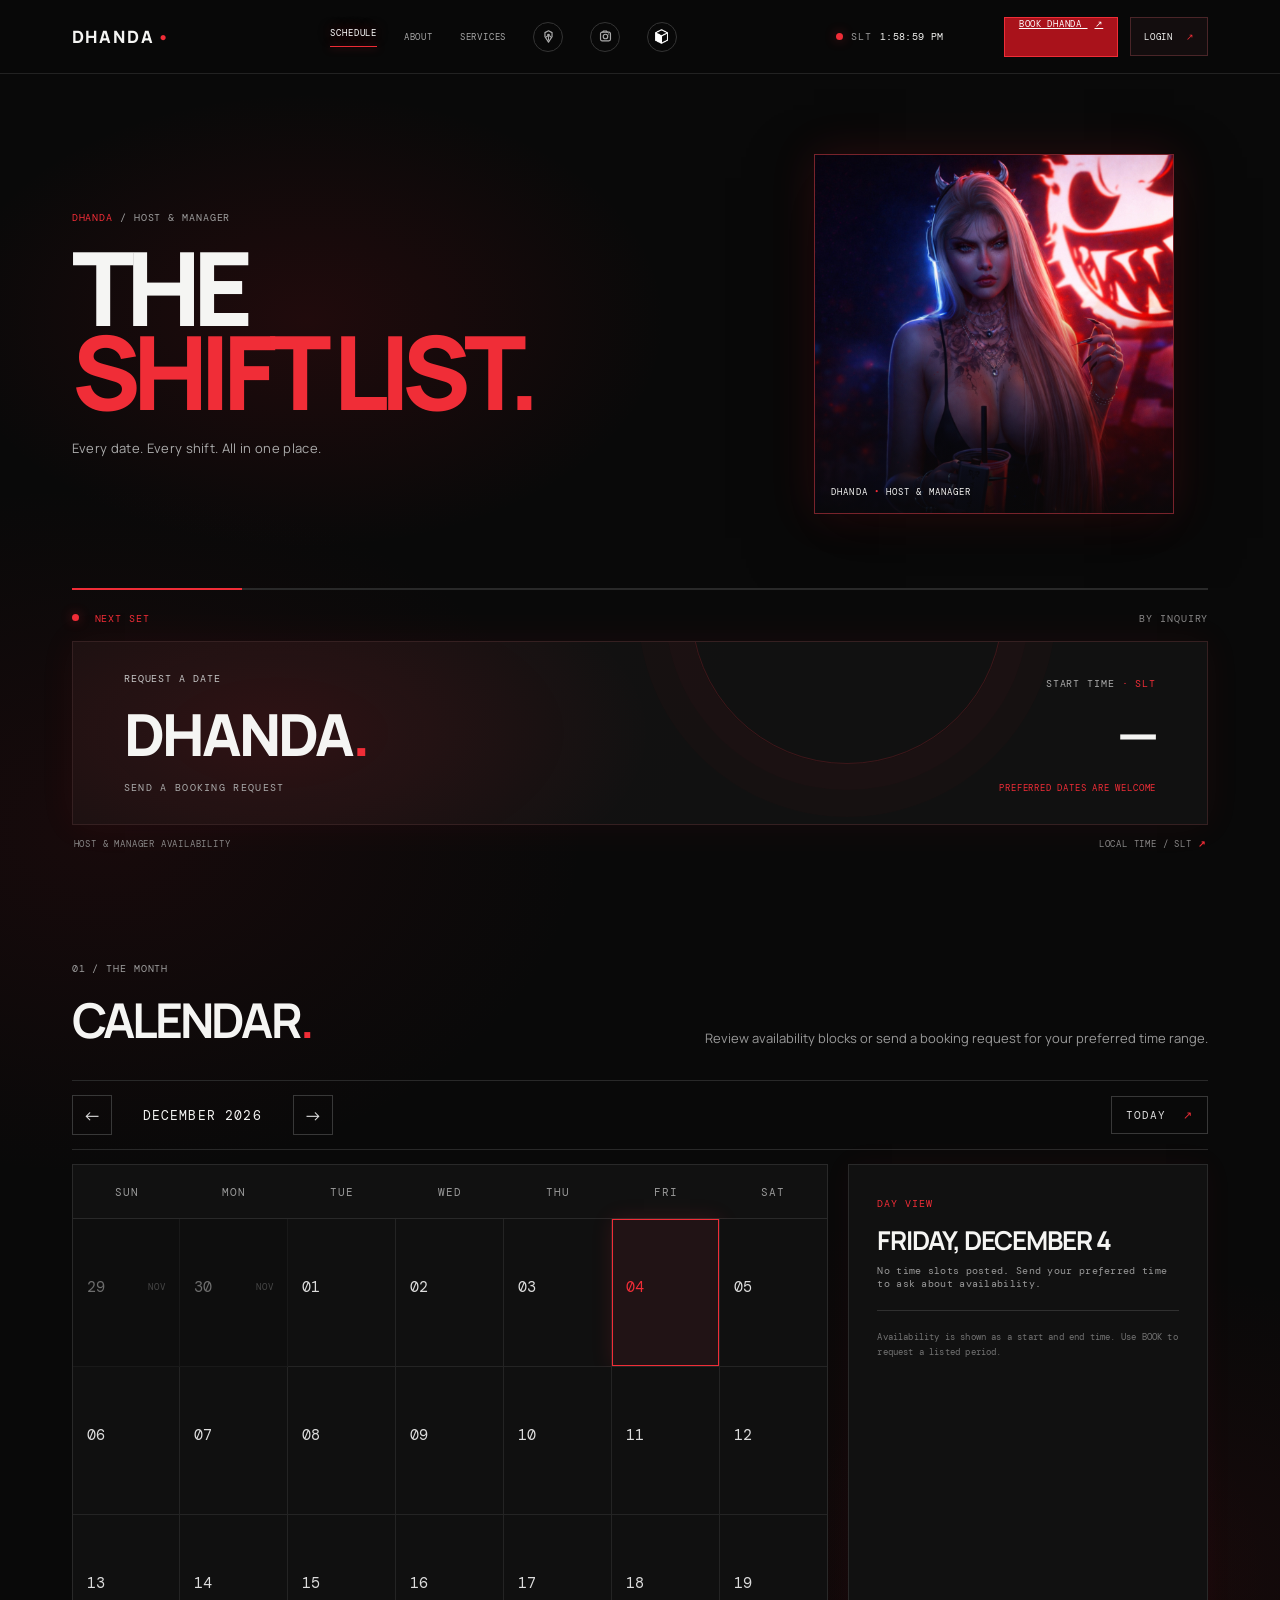
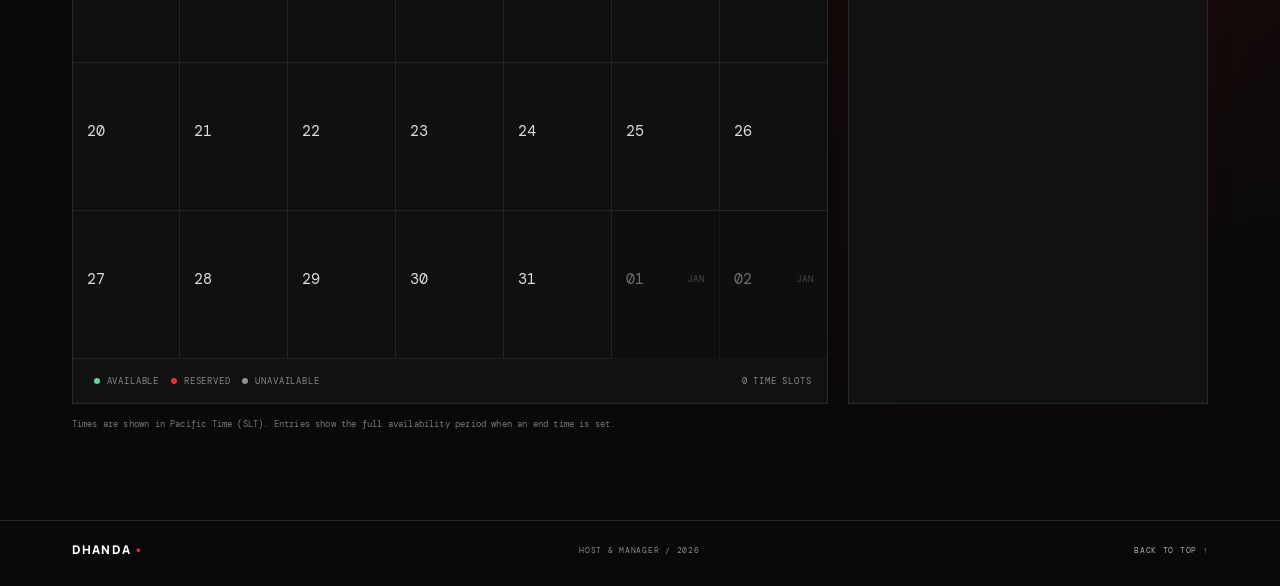
<file: index.html>
<!doctype html>
<html lang="pt-BR">
<head>
  <meta charset="utf-8">
  <meta name="viewport" content="width=device-width, initial-scale=1">
  <meta name="theme-color" content="#090909">
  <meta name="description" content="DHANDA's work schedule as a host and manager, with an availability calendar and upcoming shift.">
  <title>DHANDA — Host &amp; Manager Schedule</title>
  <link rel="preconnect" href="https://fonts.googleapis.com">
  <link rel="preconnect" href="https://fonts.gstatic.com" crossorigin>
  <link href="https://fonts.googleapis.com/css2?family=DM+Mono:wght@400;500&family=Manrope:wght@400;500;600;700;800&display=swap" rel="stylesheet">
  <link rel="stylesheet" href="style.css?v=20261019-primfeed-brand-icon">
  <script defer src="page-transition.js?v=20261018-page-transition"></script>
  <script defer src="site-clock.js?v=20261018-slt-clock"></script>
  <script src="supabase-config.js?v=20261012-admin"></script>
  <script type="module" src="script.js?v=20261018-next-set"></script>
</head>
<body>
  <header class="topbar">
    <a class="wordmark" href="index.html" aria-label="DHANDA home">DHANDA<span>•</span></a>
    <nav class="site-menu" aria-label="Main menu">
      <a class="is-active" aria-current="page" href="index.html">SCHEDULE</a>
      <a href="about.html">ABOUT</a>
      <a href="services.html">SERVICES</a>
      <a class="social-menu-link" href="https://dahublife.com/profile/6abc86f2ce7c60058054f10b" target="_blank" rel="noopener noreferrer" aria-label="DHANDA on DaHub Life" title="DaHub Life"><svg viewBox="0 0 24 24" aria-hidden="true" focusable="false"><path d="M7 6.5 12 4l5 2.5v5.8L12 20l-5-7.7V6.5Z" fill="none" stroke="currentColor" stroke-width="1.7" stroke-linejoin="round"/><circle cx="12" cy="10" r="2" fill="currentColor"/><path d="m8.1 13.1 2.6-1.8m5.2 1.8-2.1-1.8M12 12v5" fill="none" stroke="currentColor" stroke-width="1.5" stroke-linecap="round"/></svg></a>
      <a class="social-menu-link" href="https://secondpix.com/profile/xdhandara" target="_blank" rel="noopener noreferrer" aria-label="DHANDA on SecondPix" title="SecondPix"><svg viewBox="0 0 24 24" aria-hidden="true" focusable="false"><path d="M5 8a2.2 2.2 0 0 1 2.2-2.2h9.6A2.2 2.2 0 0 1 19 8v8a2.2 2.2 0 0 1-2.2 2.2H7.2A2.2 2.2 0 0 1 5 16V8Z" fill="none" stroke="currentColor" stroke-width="1.7"/><circle cx="12" cy="12" r="3.2" fill="none" stroke="currentColor" stroke-width="1.7"/><path d="M8 5.8 9.1 4.3h4.3l1.1 1.5" fill="none" stroke="currentColor" stroke-width="1.6" stroke-linecap="round"/><circle cx="16.5" cy="8.4" r=".9" fill="currentColor"/></svg></a>
      <a class="social-menu-link" href="https://www.primfeed.com/xdhandara.resident" target="_blank" rel="noopener noreferrer" aria-label="DHANDA on Primfeed" title="Primfeed"><img class="social-menu-logo" src="assets/primfeed-logo-official.png" alt="" aria-hidden="true"></a></nav>
    <div class="topbar-right">
      <span class="timezone"><i></i><span class="timezone-label">SLT</span><time id="slt-clock" aria-label="Current Second Life Time">--:--:-- --</time></span>
      <div class="nav-actions">
        <a class="book-button" href="booking.html">BOOK DHANDA <span>↗</span></a>
        <div class="admin-nav" id="admin-nav">
          <button class="login-button" id="login-open" type="button">LOGIN <span>↗</span></button>
          <div class="admin-tools" id="admin-tools" hidden>
            <button class="admin-nav-button" id="booking-requests-open" type="button">SOLICITAÇÕES <span class="request-count" id="request-count">0</span></button>
            <button class="admin-nav-button" id="dashboard-open" type="button">PAINEL</button>
            <button class="admin-nav-button" id="flyer-library-open" type="button">GERIR FLYERS</button>
            <button class="admin-nav-button" id="flyer-open" type="button">PUBLICAR FLYER <span>＋</span></button>
            <button class="admin-nav-button" id="add-open" type="button">ADICIONAR HORÁRIO <span>＋</span></button>
            <button class="admin-nav-button" id="remove-open" type="button">REMOVER HORÁRIO <span>−</span></button>
            <button class="admin-nav-button logout-button" id="logout-button" type="button">SAIR</button>
          </div>
        </div>
      </div>
    </div>
  </header>

  <main id="top">
    <section class="intro" aria-labelledby="page-title">
      <div class="intro-copy">
        <p class="eyebrow"><span>DHANDA</span> / HOST &amp; MANAGER</p>
        <h1 id="page-title">THE<br><em>SHIFT LIST.</em></h1>
        <p class="intro-note">Every date. Every shift. All in one place.</p>
      </div>
      <figure class="intro-portrait">
        <img src="assets/dhanda-host-manager.jpg" alt="DHANDA, apresentada em um ambiente de clube iluminado em vermelho e azul" fetchpriority="high">
        <figcaption>DHANDA <span>•</span> HOST &amp; MANAGER</figcaption>
      </figure>
    </section>

    <section class="admin-dashboard" id="admin-dashboard" aria-labelledby="dashboard-title" hidden>
      <div class="dashboard-heading">
        <div><p class="eyebrow">DHANDA / PRIVATE WORKSPACE</p><h2 id="dashboard-title">PAINEL<span>.</span></h2></div>
        <span class="dashboard-status"><i></i> ADMINISTRADORA CONECTADA</span>
      </div>
      <div class="dashboard-stats" aria-live="polite">
        <article class="dashboard-stat"><span>PRÓXIMO PERÍODO LIVRE</span><strong id="dashboard-next">—</strong><small id="dashboard-next-time">Nenhum período futuro</small></article>
        <article class="dashboard-stat"><span>PERÍODOS DISPONÍVEIS</span><strong id="dashboard-available">0</strong><small>No schedule público</small></article>
        <article class="dashboard-stat"><span>PEDIDOS PENDENTES</span><strong id="dashboard-requests">0</strong><small>Solicitações para revisar</small></article>
        <article class="dashboard-stat"><span>FLYERS PUBLICADOS</span><strong id="dashboard-flyers">0</strong><small id="dashboard-drafts">0 rascunhos</small></article>
      </div>
      <div class="dashboard-actions">
        <button type="button" data-dashboard-action="add">＋ ADICIONAR PERÍODO</button>
        <button type="button" data-dashboard-action="requests">▤ VER SOLICITAÇÕES</button>
        <button type="button" data-dashboard-action="manage-flyers">▧ GERIR FLYERS</button>
        <button type="button" data-dashboard-action="flyer">＋ PUBLICAR FLYER</button>
      </div>
    </section>

    <section class="next-set" aria-labelledby="next-heading">
      <div class="next-topline"><p class="eyebrow"><span class="live-dot"></span> <span id="next-label">NEXT SET</span></p><span class="next-index" id="next-index">SCHEDULE / SLT</span></div>
      <div class="next-content">
        <div>
          <p class="next-day" id="next-day">REQUEST A DATE</p>
          <h2 id="next-heading">DHANDA<span>.</span></h2>
          <p class="next-subtitle" id="next-subtitle">AVAILABLE FOR BOOKINGS</p>
        </div>
        <div class="next-time-wrap">
          <span class="next-time-label">START TIME <i>· SLT</i></span>
          <time class="next-time" id="next-time">--:--</time>
          <span class="countdown" id="countdown">CALCULATING</span>
        </div>
      </div>
      <div class="next-bottom"><span>HOST &amp; MANAGER AVAILABILITY</span><span>LOCAL TIME / SLT <b>↗</b></span></div>
    </section>

    <section id="calendar" class="calendar-section" aria-labelledby="calendar-title">
      <div class="section-heading">
        <div><p class="eyebrow">01 / THE MONTH</p><h2 id="calendar-title">CALENDAR<span>.</span></h2></div>
        <p class="section-caption">Review availability blocks or send a booking request for your preferred time range.</p>
      </div>

      <div class="calendar-toolbar">
        <div class="month-controls">
          <button class="icon-button" id="previous-month" type="button" aria-label="Previous month">←</button>
          <h3 id="month-label" aria-live="polite">OCTOBER 2026</h3>
          <button class="icon-button" id="next-month" type="button" aria-label="Next month">→</button>
        </div>
        <button class="today-button" id="today-button" type="button">TODAY <span>↗</span></button>
      </div>

      <div class="calendar-layout">
        <div class="calendar-card">
          <div class="weekday-row" aria-hidden="true">
            <span>SUN</span><span>MON</span><span>TUE</span><span>WED</span><span>THU</span><span>FRI</span><span>SAT</span>
          </div>
          <div class="calendar-grid" id="calendar-grid" role="grid" aria-label="Monthly work schedule"></div>
          <div class="calendar-legend"><span class="status-legend"><i class="status-dot available"></i> AVAILABLE <i class="status-dot reserved"></i> RESERVED <i class="status-dot unavailable"></i> UNAVAILABLE</span><span id="month-total">-- TIME SLOTS</span></div>
        </div>

        <aside class="day-panel" aria-live="polite" aria-labelledby="selected-date">
          <p class="eyebrow">DAY VIEW</p>
          <h3 id="selected-date">SELECT A DATE</h3>
          <p class="day-count" id="day-count">Choose a date to review its availability.</p>
          <div class="day-events" id="day-events"></div>
          <p class="panel-note">Availability is shown as a start and end time. Use BOOK to request a listed period.</p>
        </aside>
      </div>
      <p class="calendar-footnote">Times are shown in Pacific Time (SLT). Entries show the full availability period when an end time is set.</p>
    </section>

    <section class="admin-flyer-library" id="admin-flyer-library" aria-labelledby="admin-flyers-title" hidden>
      <div class="section-heading flyer-heading">
        <div><p class="eyebrow">DHANDA / PRIVATE EDITOR</p><h2 id="admin-flyers-title">MANAGE FLYERS<span>.</span></h2></div>
        <p class="section-caption">Edit, reorder, publish, or remove event flyers.</p>
      </div>
      <div class="flyer-grid" id="flyer-grid" aria-live="polite"><p class="flyer-empty">Loading event flyers…</p></div>
    </section>
  </main>

  <dialog class="admin-dialog" id="admin-dialog" aria-labelledby="admin-dialog-title">
    <div class="dialog-topline"><p class="eyebrow" id="dialog-eyebrow">DHANDA / PRIVATE ACCESS</p><button class="dialog-close" id="dialog-close" type="button" aria-label="Fechar">×</button></div>
    <h2 id="admin-dialog-title">LOGIN<span>.</span></h2>
    <form id="login-form" class="admin-form">
      <label for="login-username">USUÁRIO</label>
      <input id="login-username" name="username" autocomplete="username" required>
      <label for="login-password">SENHA</label>
      <input id="login-password" name="password" type="password" autocomplete="current-password" required>
      <button class="primary-action" type="submit">ENTRAR <span>↗</span></button>
      <p class="form-message" id="login-message" role="status"></p>
    </form>
    <form id="add-form" class="admin-form" hidden>
      <p class="form-intro">ADICIONE OU EDITE UM PERÍODO DE DISPONIBILIDADE NO SCHEDULE</p>
      <label for="add-date">DIA</label><input id="add-date" type="date" required>
      <label for="add-time">HORÁRIO DE · SLT (12H AM/PM)</label><input id="add-time" type="time" lang="en-US" required>
      <label for="add-end-time">HORÁRIO ATÉ · SLT (12H AM/PM)</label><input id="add-end-time" type="time" lang="en-US" required>
      <label for="schedule-status">STATUS PÚBLICO</label>
      <select id="schedule-status" required>
        <option value="available">DISPONÍVEL PARA BOOKING</option>
        <option value="reserved">RESERVADO</option>
        <option value="unavailable">INDISPONÍVEL</option>
      </select>
      <button class="primary-action" type="submit">SALVAR HORÁRIO <span>＋</span></button>
      <p class="form-message" id="add-message" role="status"></p>
    </form>
    <form id="remove-form" class="admin-form" hidden>
      <p class="form-intro">ESCOLHA UM DIA E REMOVA UM HORÁRIO OU O DIA INTEIRO</p>
      <label for="remove-date">DIA</label><input id="remove-date" type="date" required>
      <label for="remove-time">HORÁRIO · DEIXE VAZIO PARA REMOVER O DIA TODO</label>
      <select id="remove-time"><option value="">DIA INTEIRO</option></select>
      <button class="primary-action danger-action" type="submit">REMOVER DO SCHEDULE <span>−</span></button>
      <p class="form-message" id="remove-message" role="status"></p>
    </form>
  </dialog>

  <dialog class="admin-dialog booking-dialog" id="booking-dialog" aria-labelledby="booking-dialog-title">
    <div class="dialog-topline"><p class="eyebrow">DHANDA / BOOKING INQUIRY</p><button class="dialog-close" id="booking-close" type="button" aria-label="Close booking form">×</button></div>
    <h2 id="booking-dialog-title">BOOK DHANDA<span>.</span></h2>
    <p class="form-intro">Send your SL nickname, Discord, club, landmark, and preferred date and time range. You can also request a party or special event.</p>
    <form id="booking-form" class="admin-form">
      <label for="booking-type">REQUEST TYPE</label>
      <select id="booking-type" required>
        <option value="host">HOST BOOKING · CLUB / DJ / SINGER</option>
        <option value="party">PARTY / SPECIAL EVENT</option>
      </select>
      <label for="sl-nick">SECOND LIFE NICKNAME</label><input id="sl-nick" maxlength="120" required placeholder="Your in-world name">
      <label for="discord-handle">DISCORD</label><input id="discord-handle" maxlength="120" required placeholder="Username or server contact">
      <label for="club-name">CLUB NAME</label><input id="club-name" maxlength="120" required>
      <label for="landmark">LANDMARK / LOCATION</label><input id="landmark" maxlength="300" required placeholder="Second Life landmark or venue location">
      <label for="requested-date">PREFERRED DATE</label><input id="requested-date" type="date" required>
      <label for="requested-time">FROM · SLT (12H AM/PM)</label><input id="requested-time" type="time" lang="en-US" required>
      <label for="requested-end-time">UNTIL · SLT (12H AM/PM · 12 AM = MIDNIGHT)</label><input id="requested-end-time" type="time" lang="en-US" required>
      <label for="booking-message">MESSAGE <span class="optional-label">OPTIONAL</span></label><textarea id="booking-message" maxlength="1100" rows="3" placeholder="Tell DHANDA about the booking."></textarea>
      <div class="honeypot" aria-hidden="true"><label for="booking-website">Website</label><input id="booking-website" name="website" tabindex="-1" autocomplete="off"></div>
      <button class="primary-action" type="submit">SEND BOOKING REQUEST <span>↗</span></button>
      <p class="form-message" id="booking-message-status" role="status"></p>
    </form>
  </dialog>

  <dialog class="admin-dialog flyer-dialog" id="flyer-dialog" aria-labelledby="flyer-dialog-title">
    <div class="dialog-topline"><p class="eyebrow">DHANDA / EVENT PROMOTION</p><button class="dialog-close" id="flyer-close" type="button" aria-label="Close flyer form">×</button></div>
    <h2 id="flyer-dialog-title">PUBLISH A FLYER<span>.</span></h2>
      <p class="form-intro">Prepare a flyer, keep it as a draft, or publish it in the gallery. JPG, PNG, or WebP up to 10 MB.</p>
    <form id="flyer-form" class="admin-form">
      <input id="flyer-id" type="hidden">
      <label for="flyer-title">EVENT TITLE</label><input id="flyer-title" maxlength="100" required placeholder="Event or party name">
      <label for="flyer-date">EVENT DATE</label><input id="flyer-date" type="date" required>
      <label for="flyer-venue">CLUB / VENUE</label><input id="flyer-venue" maxlength="120" placeholder="Club name">
      <label for="flyer-landmark">LANDMARK / LOCATION</label><input id="flyer-landmark" maxlength="300" placeholder="Second Life landmark">
      <label for="flyer-description">SHORT DESCRIPTION</label><textarea id="flyer-description" maxlength="500" rows="3" placeholder="Optional event details"></textarea>
      <label for="flyer-file">FLYER IMAGE <span class="optional-label">OPTIONAL WHEN EDITING</span></label><input id="flyer-file" type="file" accept="image/jpeg,image/png,image/webp">
      <label for="flyer-state">PUBLICATION</label><select id="flyer-state"><option value="published">PUBLISH NOW</option><option value="draft">SAVE AS DRAFT</option></select>
      <button class="primary-action" id="flyer-submit" type="submit">PUBLISH FLYER <span>↗</span></button>
      <p class="form-message" id="flyer-message" role="status"></p>
    </form>
  </dialog>

  <dialog class="admin-dialog request-dialog" id="booking-requests-dialog" aria-labelledby="requests-title">
    <div class="dialog-topline"><p class="eyebrow">DHANDA / PRIVATE INBOX</p><button class="dialog-close" id="requests-close" type="button" aria-label="Close requests">×</button></div>
    <h2 id="requests-title">BOOKING<span>.</span></h2>
    <p class="form-intro">Only DHANDA can view and manage these inquiries. Deleting removes the message; it does not change an accepted calendar slot.</p>
    <div class="request-list" id="booking-request-list" aria-live="polite"><p class="request-empty">Loading requests…</p></div>
  </dialog>

  <footer><span class="wordmark">DHANDA<span>•</span></span><span>HOST &amp; MANAGER / 2026</span><a href="#top">BACK TO TOP ↑</a></footer>
</body>
</html>
</file>
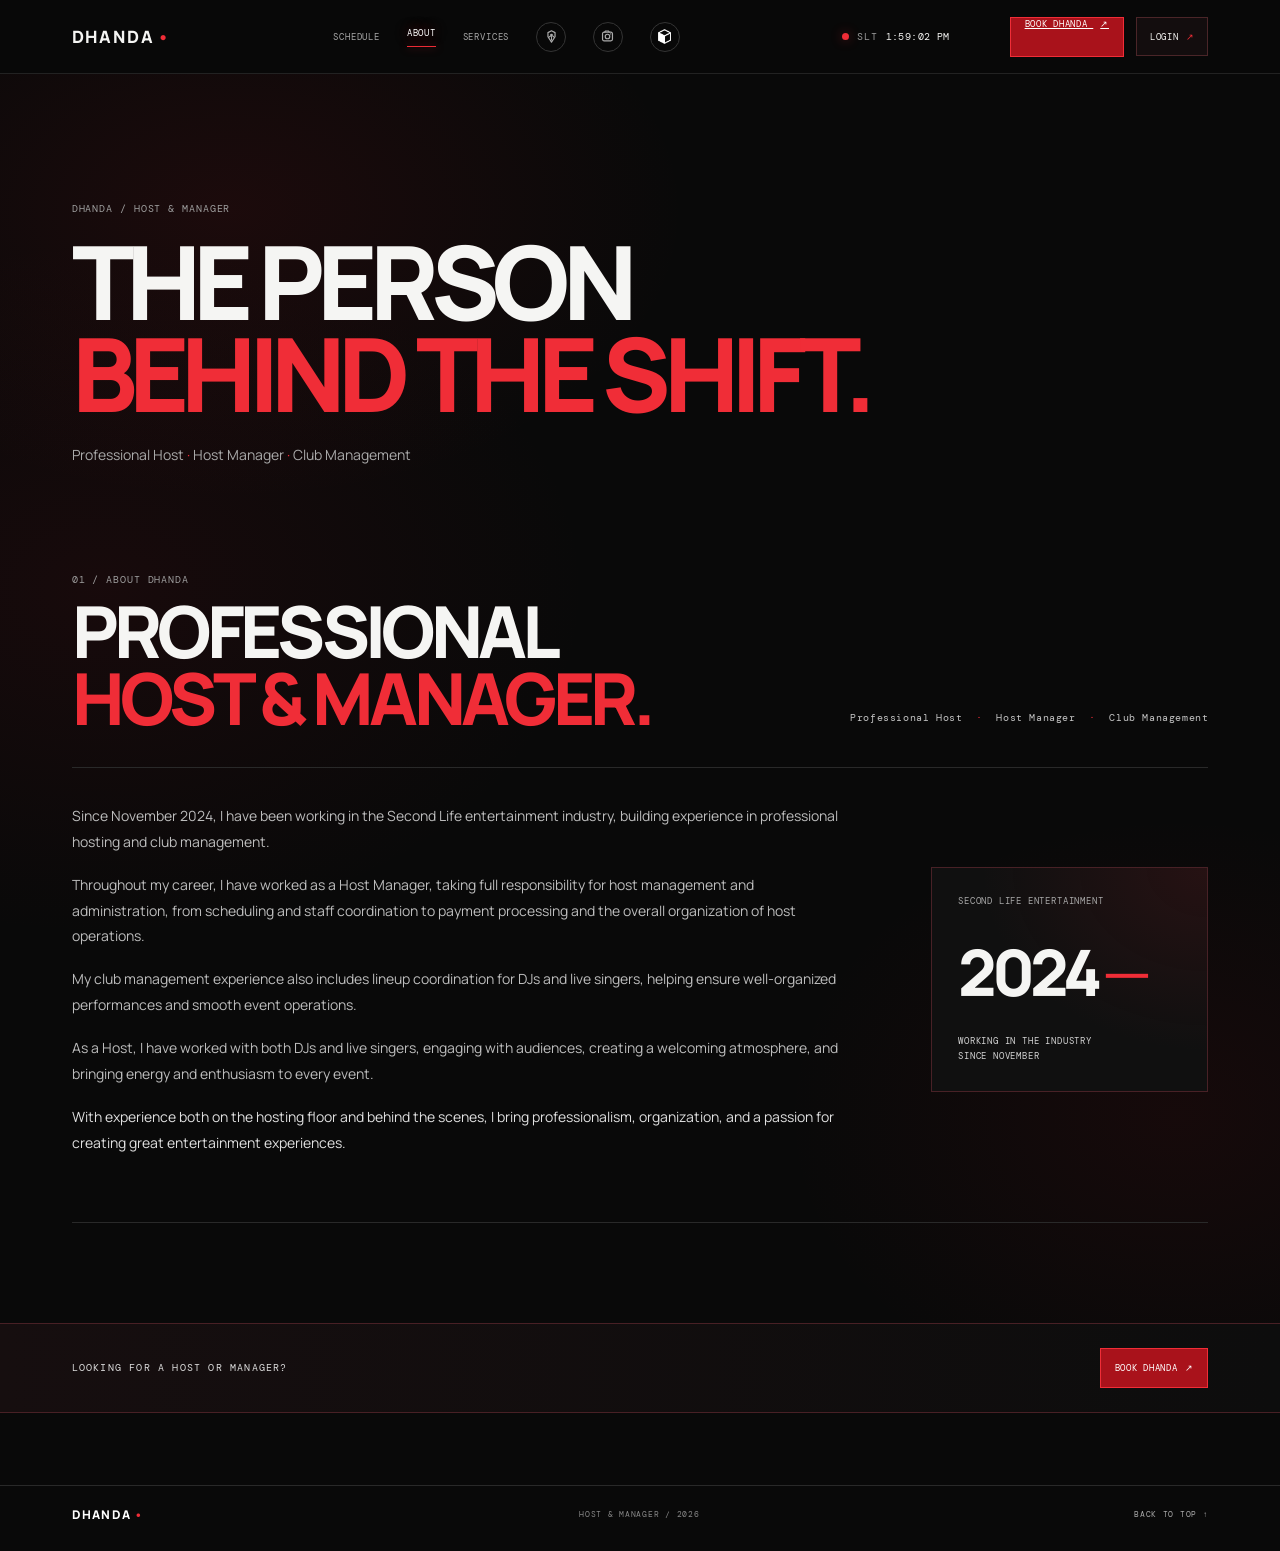
<file: about.html>
<!doctype html>
<html lang="en">
<head>
  <meta charset="utf-8">
  <meta name="viewport" content="width=device-width, initial-scale=1">
  <meta name="theme-color" content="#090909">
  <meta name="description" content="Meet DHANDA, a professional host, host manager, and club management professional in Second Life.">
  <title>About DHANDA — Host &amp; Manager</title>
  <link rel="preconnect" href="https://fonts.googleapis.com">
  <link rel="preconnect" href="https://fonts.gstatic.com" crossorigin>
  <link href="https://fonts.googleapis.com/css2?family=DM+Mono:wght@400;500&family=Manrope:wght@400;500;600;700;800&display=swap" rel="stylesheet">
  <link rel="stylesheet" href="style.css?v=20261019-primfeed-brand-icon">
  <script defer src="page-transition.js?v=20261018-page-transition"></script>
  <script defer src="site-clock.js?v=20261018-slt-clock"></script>
</head>
<body class="content-page">
  <header class="topbar" id="top">
    <a class="wordmark" href="index.html">DHANDA<span>•</span></a>
    <nav class="site-menu" aria-label="Main menu"><a href="index.html">SCHEDULE</a><a class="is-active" aria-current="page" href="about.html">ABOUT</a><a href="services.html">SERVICES</a><a class="social-menu-link" href="https://dahublife.com/profile/6abc86f2ce7c60058054f10b" target="_blank" rel="noopener noreferrer" aria-label="DHANDA on DaHub Life" title="DaHub Life"><svg viewBox="0 0 24 24" aria-hidden="true" focusable="false"><path d="M7 6.5 12 4l5 2.5v5.8L12 20l-5-7.7V6.5Z" fill="none" stroke="currentColor" stroke-width="1.7" stroke-linejoin="round"/><circle cx="12" cy="10" r="2" fill="currentColor"/><path d="m8.1 13.1 2.6-1.8m5.2 1.8-2.1-1.8M12 12v5" fill="none" stroke="currentColor" stroke-width="1.5" stroke-linecap="round"/></svg></a>
      <a class="social-menu-link" href="https://secondpix.com/profile/xdhandara" target="_blank" rel="noopener noreferrer" aria-label="DHANDA on SecondPix" title="SecondPix"><svg viewBox="0 0 24 24" aria-hidden="true" focusable="false"><path d="M5 8a2.2 2.2 0 0 1 2.2-2.2h9.6A2.2 2.2 0 0 1 19 8v8a2.2 2.2 0 0 1-2.2 2.2H7.2A2.2 2.2 0 0 1 5 16V8Z" fill="none" stroke="currentColor" stroke-width="1.7"/><circle cx="12" cy="12" r="3.2" fill="none" stroke="currentColor" stroke-width="1.7"/><path d="M8 5.8 9.1 4.3h4.3l1.1 1.5" fill="none" stroke="currentColor" stroke-width="1.6" stroke-linecap="round"/><circle cx="16.5" cy="8.4" r=".9" fill="currentColor"/></svg></a>
      <a class="social-menu-link" href="https://www.primfeed.com/xdhandara.resident" target="_blank" rel="noopener noreferrer" aria-label="DHANDA on Primfeed" title="Primfeed"><img class="social-menu-logo" src="assets/primfeed-logo-official.png" alt="" aria-hidden="true"></a></nav>
    <div class="topbar-right"><span class="timezone"><i></i><span class="timezone-label">SLT</span><time id="slt-clock" aria-label="Current Second Life Time">--:--:-- --</time></span><div class="nav-actions"><a class="book-button" href="booking.html">BOOK DHANDA <span>↗</span></a><a class="login-button login-link" href="index.html?login=1">LOGIN <span>↗</span></a></div></div>
  </header>
  <main>
    <section class="page-hero"><p class="eyebrow">DHANDA / HOST &amp; MANAGER</p><h1>THE PERSON<br><em>BEHIND THE SHIFT.</em></h1><p>Professional Host <i>·</i> Host Manager <i>·</i> Club Management</p></section>
    <section class="about-section page-section" aria-labelledby="about-title">
      <div class="section-heading about-heading"><div><p class="eyebrow">01 / ABOUT DHANDA</p><h2 id="about-title">PROFESSIONAL<br><em>HOST &amp; MANAGER.</em></h2></div><p class="about-role">Professional Host <i>·</i> Host Manager <i>·</i> Club Management</p></div>
      <div class="about-story">
        <div class="about-copy">
          <p>Since November 2024, I have been working in the Second Life entertainment industry, building experience in professional hosting and club management.</p>
          <p>Throughout my career, I have worked as a Host Manager, taking full responsibility for host management and administration, from scheduling and staff coordination to payment processing and the overall organization of host operations.</p>
          <p>My club management experience also includes lineup coordination for DJs and live singers, helping ensure well-organized performances and smooth event operations.</p>
          <p>As a Host, I have worked with both DJs and live singers, engaging with audiences, creating a welcoming atmosphere, and bringing energy and enthusiasm to every event.</p>
          <p>With experience both on the hosting floor and behind the scenes, I bring professionalism, organization, and a passion for creating great entertainment experiences.</p>
        </div>
        <aside class="about-since" aria-label="Experience in Second Life entertainment"><span class="about-since-label">SECOND LIFE ENTERTAINMENT</span><strong>2024<span>—</span></strong><span class="about-since-note">WORKING IN THE INDUSTRY<br>SINCE NOVEMBER</span></aside>
      </div>
    </section>
    <section class="page-cta"><p>LOOKING FOR A HOST OR MANAGER?</p><a class="book-button" href="booking.html">BOOK DHANDA <span>↗</span></a></section>
  </main>
  <footer><span class="wordmark">DHANDA<span>•</span></span><span>HOST &amp; MANAGER / 2026</span><a href="#top">BACK TO TOP ↑</a></footer>
</body>
</html>
</file>
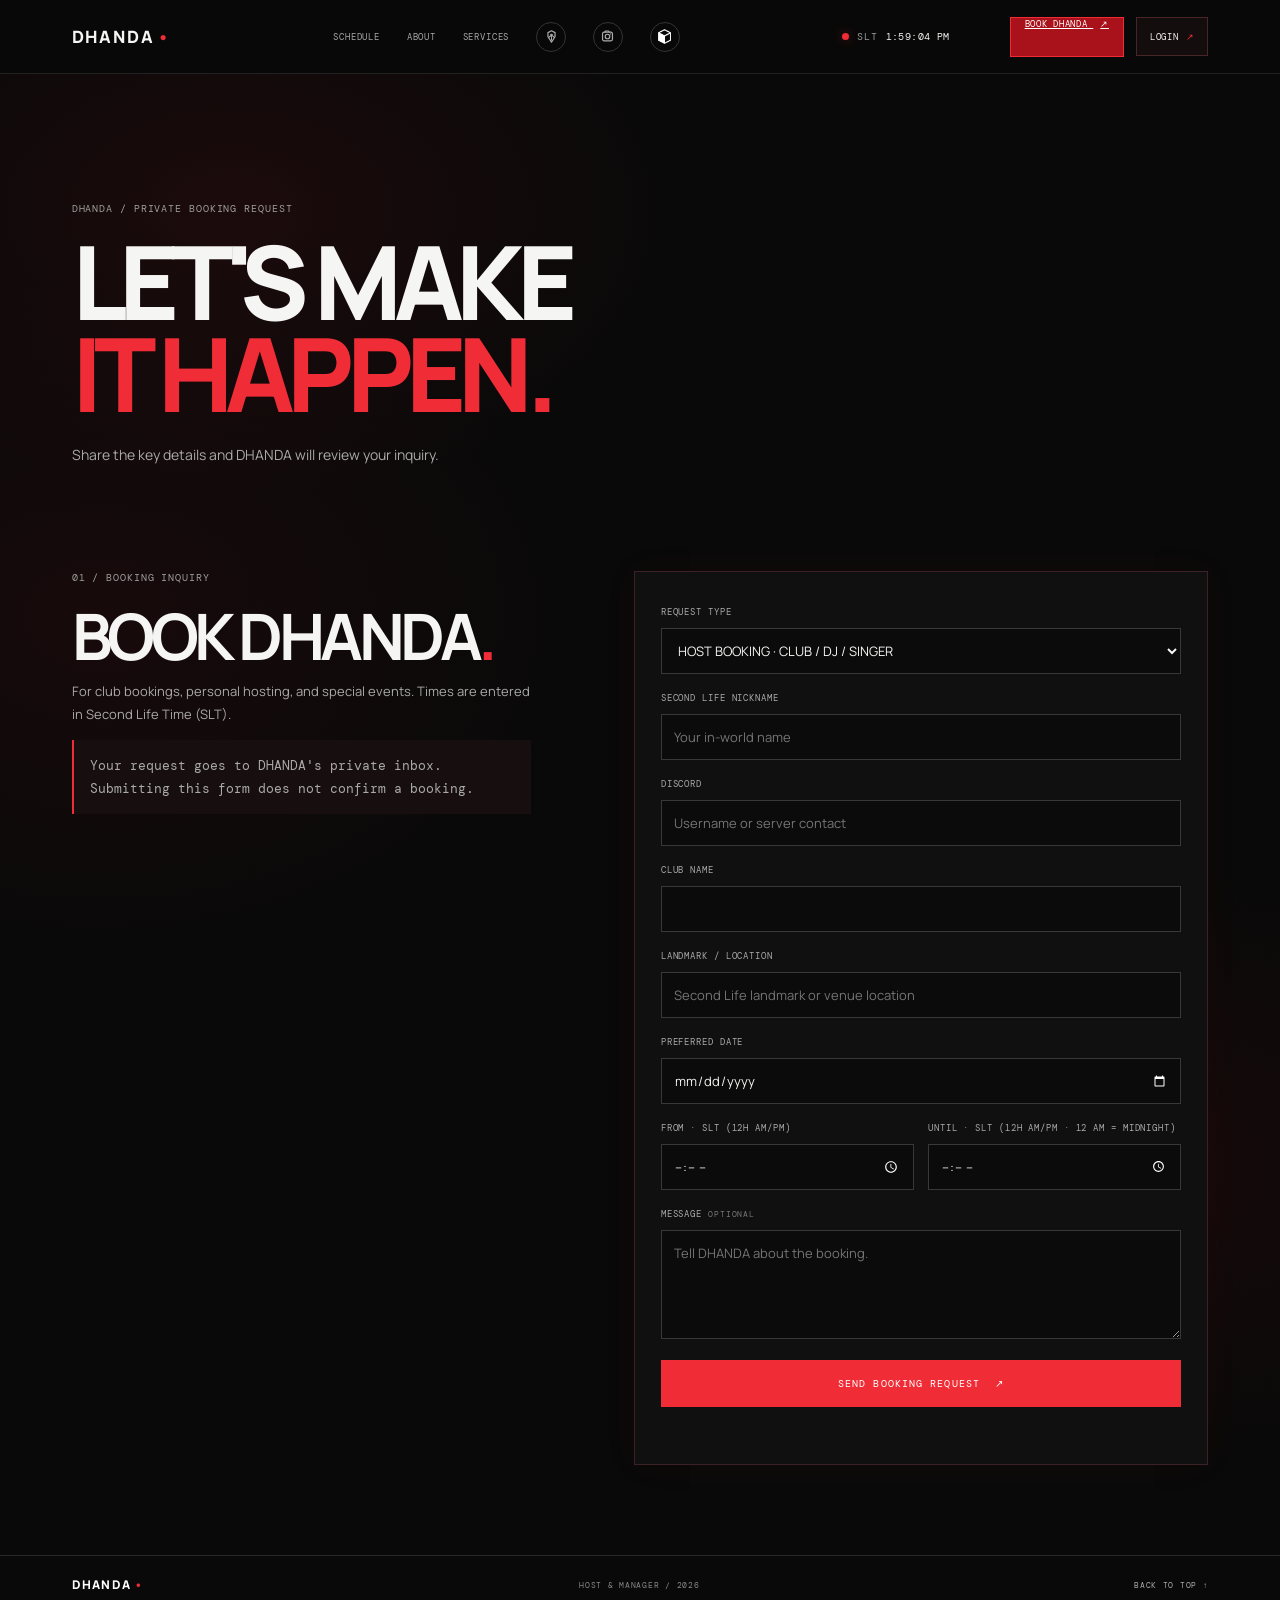
<file: booking.html>
<!doctype html>
<html lang="en">
<head>
  <meta charset="utf-8">
  <meta name="viewport" content="width=device-width, initial-scale=1">
  <meta name="theme-color" content="#090909">
  <meta name="description" content="Send DHANDA a professional hosting or special event booking inquiry.">
  <title>Book DHANDA — Host &amp; Manager</title>
  <link rel="preconnect" href="https://fonts.googleapis.com">
  <link rel="preconnect" href="https://fonts.gstatic.com" crossorigin>
  <link href="https://fonts.googleapis.com/css2?family=DM+Mono:wght@400;500&family=Manrope:wght@400;500;600;700;800&display=swap" rel="stylesheet">
  <link rel="stylesheet" href="style.css?v=20261019-primfeed-brand-icon">
  <script defer src="page-transition.js?v=20261018-page-transition"></script>
  <script defer src="site-clock.js?v=20261018-slt-clock"></script>
  <script src="supabase-config.js?v=20261012-admin"></script>
  <script type="module" src="booking-page.js?v=20261018-midnight-range"></script>
</head>
<body class="content-page">
  <header class="topbar" id="top">
    <a class="wordmark" href="index.html">DHANDA<span>•</span></a>
    <nav class="site-menu" aria-label="Main menu"><a href="index.html">SCHEDULE</a><a href="about.html">ABOUT</a><a href="services.html">SERVICES</a><a class="social-menu-link" href="https://dahublife.com/profile/6abc86f2ce7c60058054f10b" target="_blank" rel="noopener noreferrer" aria-label="DHANDA on DaHub Life" title="DaHub Life"><svg viewBox="0 0 24 24" aria-hidden="true" focusable="false"><path d="M7 6.5 12 4l5 2.5v5.8L12 20l-5-7.7V6.5Z" fill="none" stroke="currentColor" stroke-width="1.7" stroke-linejoin="round"/><circle cx="12" cy="10" r="2" fill="currentColor"/><path d="m8.1 13.1 2.6-1.8m5.2 1.8-2.1-1.8M12 12v5" fill="none" stroke="currentColor" stroke-width="1.5" stroke-linecap="round"/></svg></a>
      <a class="social-menu-link" href="https://secondpix.com/profile/xdhandara" target="_blank" rel="noopener noreferrer" aria-label="DHANDA on SecondPix" title="SecondPix"><svg viewBox="0 0 24 24" aria-hidden="true" focusable="false"><path d="M5 8a2.2 2.2 0 0 1 2.2-2.2h9.6A2.2 2.2 0 0 1 19 8v8a2.2 2.2 0 0 1-2.2 2.2H7.2A2.2 2.2 0 0 1 5 16V8Z" fill="none" stroke="currentColor" stroke-width="1.7"/><circle cx="12" cy="12" r="3.2" fill="none" stroke="currentColor" stroke-width="1.7"/><path d="M8 5.8 9.1 4.3h4.3l1.1 1.5" fill="none" stroke="currentColor" stroke-width="1.6" stroke-linecap="round"/><circle cx="16.5" cy="8.4" r=".9" fill="currentColor"/></svg></a>
      <a class="social-menu-link" href="https://www.primfeed.com/xdhandara.resident" target="_blank" rel="noopener noreferrer" aria-label="DHANDA on Primfeed" title="Primfeed"><img class="social-menu-logo" src="assets/primfeed-logo-official.png" alt="" aria-hidden="true"></a></nav>
    <div class="topbar-right"><span class="timezone"><i></i><span class="timezone-label">SLT</span><time id="slt-clock" aria-label="Current Second Life Time">--:--:-- --</time></span><div class="nav-actions"><a class="book-button" aria-current="page" href="booking.html">BOOK DHANDA <span>↗</span></a><a class="login-button login-link" href="index.html?login=1">LOGIN <span>↗</span></a></div></div>
  </header>
  <main>
    <section class="page-hero"><p class="eyebrow">DHANDA / PRIVATE BOOKING REQUEST</p><h1>LET'S MAKE<br><em>IT HAPPEN.</em></h1><p>Share the key details and DHANDA will review your inquiry.</p></section>
    <section class="booking-page-section page-section" aria-labelledby="booking-title">
      <div class="booking-page-copy"><p class="eyebrow">01 / BOOKING INQUIRY</p><h2 id="booking-title">BOOK DHANDA<span>.</span></h2><p>For club bookings, personal hosting, and special events. Times are entered in Second Life Time (SLT).</p><p class="booking-private-note">Your request goes to DHANDA's private inbox. Submitting this form does not confirm a booking.</p></div>
      <form id="booking-page-form" class="admin-form booking-page-form">
        <label for="booking-type">REQUEST TYPE</label><select id="booking-type" required><option value="host">HOST BOOKING · CLUB / DJ / SINGER</option><option value="party">PARTY / SPECIAL EVENT</option></select>
        <label for="sl-nick">SECOND LIFE NICKNAME</label><input id="sl-nick" maxlength="120" required placeholder="Your in-world name">
        <label for="discord-handle">DISCORD</label><input id="discord-handle" maxlength="120" required placeholder="Username or server contact">
        <label for="club-name">CLUB NAME</label><input id="club-name" maxlength="120" required>
        <label for="landmark">LANDMARK / LOCATION</label><input id="landmark" maxlength="300" required placeholder="Second Life landmark or venue location">
        <label for="requested-date">PREFERRED DATE</label><input id="requested-date" type="date" required>
        <div class="time-range-fields"><div><label for="requested-time">FROM · SLT (12H AM/PM)</label><input id="requested-time" type="time" lang="en-US" required></div><div><label for="requested-end-time">UNTIL · SLT (12H AM/PM · 12 AM = MIDNIGHT)</label><input id="requested-end-time" type="time" lang="en-US" required></div></div>
        <label for="booking-message">MESSAGE <span class="optional-label">OPTIONAL</span></label><textarea id="booking-message" maxlength="1100" rows="4" placeholder="Tell DHANDA about the booking."></textarea>
        <div class="honeypot" aria-hidden="true"><label for="booking-website">Website</label><input id="booking-website" name="website" tabindex="-1" autocomplete="off"></div>
        <button class="primary-action" type="submit">SEND BOOKING REQUEST <span>↗</span></button><p class="form-message" id="booking-message-status" role="status"></p>
      </form>
    </section>
  </main>
  <footer><span class="wordmark">DHANDA<span>•</span></span><span>HOST &amp; MANAGER / 2026</span><a href="#top">BACK TO TOP ↑</a></footer>
</body>
</html>
</file>
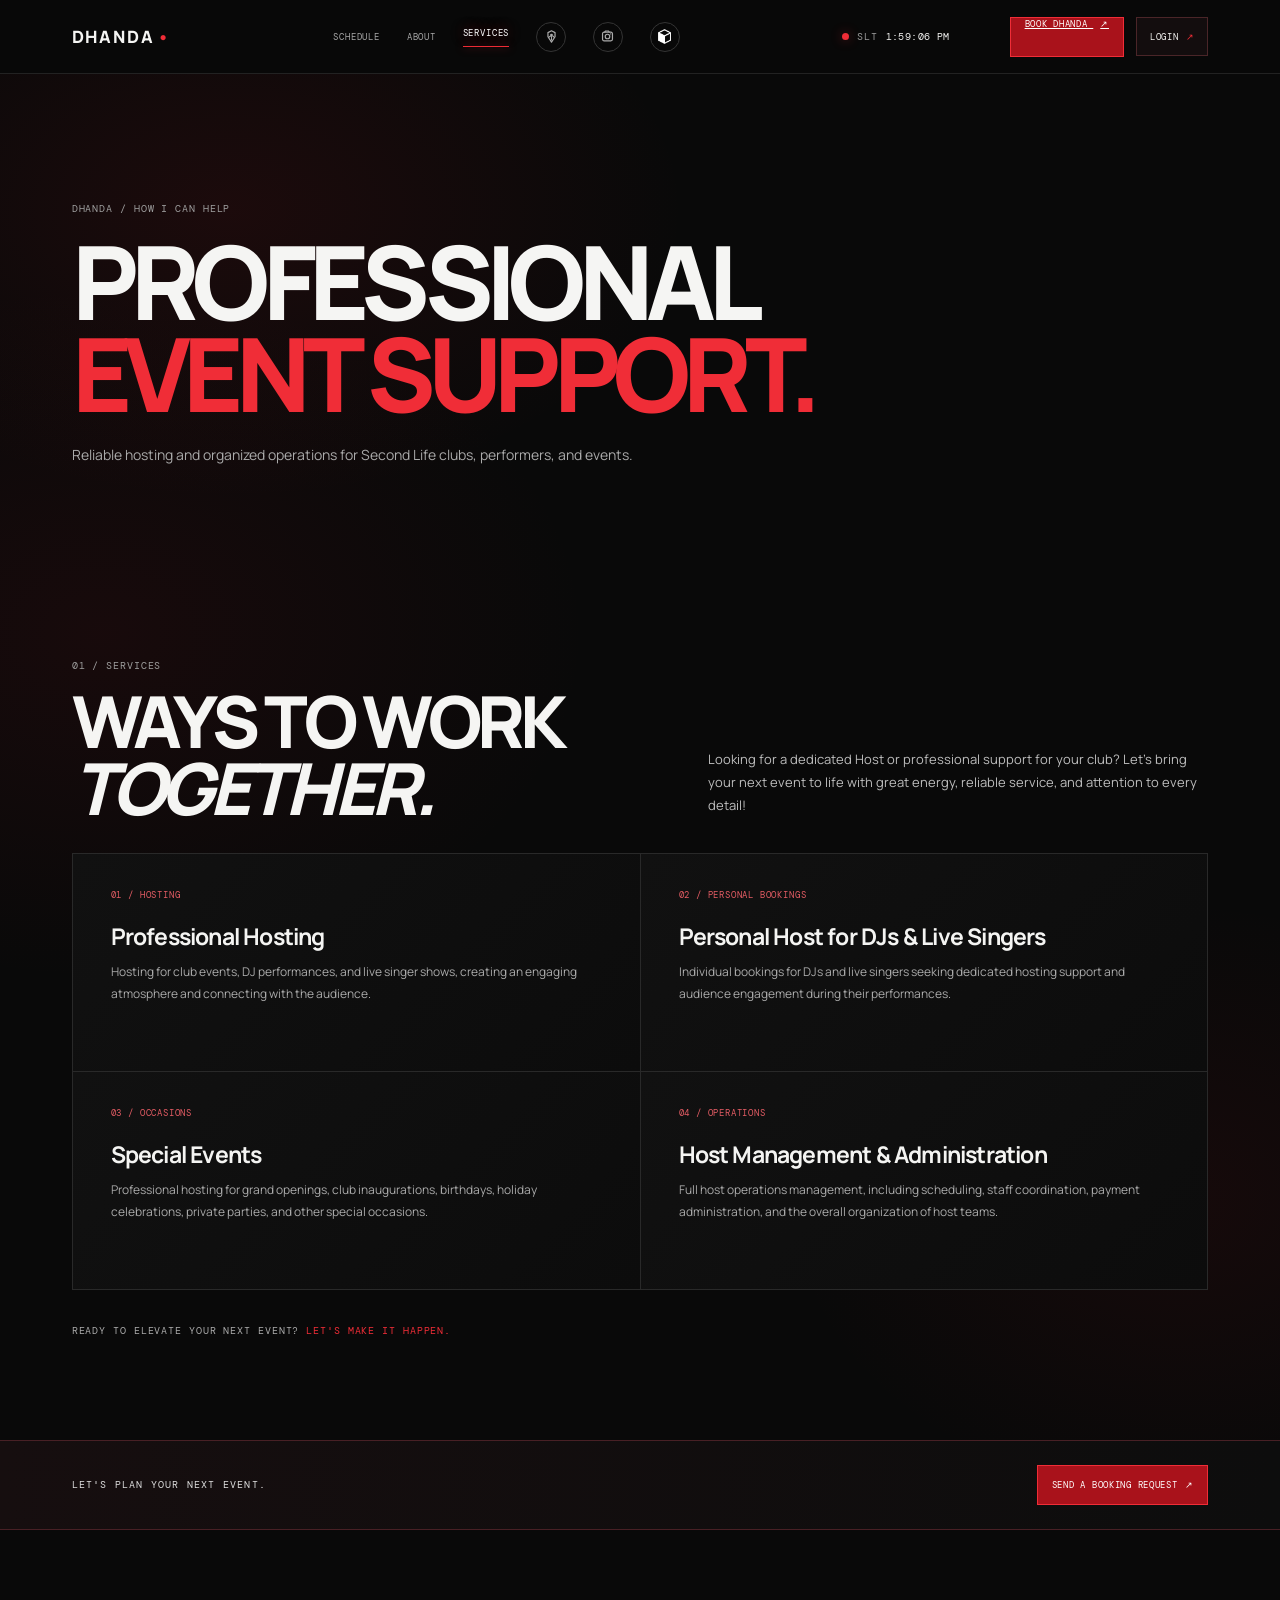
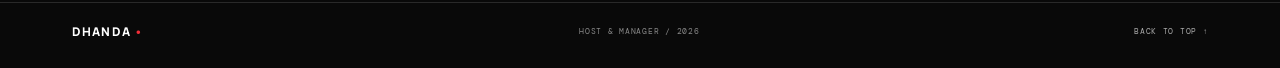
<file: services.html>
<!doctype html>
<html lang="en">
<head>
  <meta charset="utf-8">
  <meta name="viewport" content="width=device-width, initial-scale=1">
  <meta name="theme-color" content="#090909">
  <meta name="description" content="Explore DHANDA's professional hosting, personal hosting, special event, and host management services.">
  <title>Services — DHANDA Host &amp; Manager</title>
  <link rel="preconnect" href="https://fonts.googleapis.com">
  <link rel="preconnect" href="https://fonts.gstatic.com" crossorigin>
  <link href="https://fonts.googleapis.com/css2?family=DM+Mono:wght@400;500&family=Manrope:wght@400;500;600;700;800&display=swap" rel="stylesheet">
  <link rel="stylesheet" href="style.css?v=20261019-primfeed-brand-icon">
  <script defer src="page-transition.js?v=20261018-page-transition"></script>
  <script defer src="site-clock.js?v=20261018-slt-clock"></script>
</head>
<body class="content-page">
  <header class="topbar" id="top">
    <a class="wordmark" href="index.html">DHANDA<span>•</span></a>
    <nav class="site-menu" aria-label="Main menu"><a href="index.html">SCHEDULE</a><a href="about.html">ABOUT</a><a class="is-active" aria-current="page" href="services.html">SERVICES</a><a class="social-menu-link" href="https://dahublife.com/profile/6abc86f2ce7c60058054f10b" target="_blank" rel="noopener noreferrer" aria-label="DHANDA on DaHub Life" title="DaHub Life"><svg viewBox="0 0 24 24" aria-hidden="true" focusable="false"><path d="M7 6.5 12 4l5 2.5v5.8L12 20l-5-7.7V6.5Z" fill="none" stroke="currentColor" stroke-width="1.7" stroke-linejoin="round"/><circle cx="12" cy="10" r="2" fill="currentColor"/><path d="m8.1 13.1 2.6-1.8m5.2 1.8-2.1-1.8M12 12v5" fill="none" stroke="currentColor" stroke-width="1.5" stroke-linecap="round"/></svg></a>
      <a class="social-menu-link" href="https://secondpix.com/profile/xdhandara" target="_blank" rel="noopener noreferrer" aria-label="DHANDA on SecondPix" title="SecondPix"><svg viewBox="0 0 24 24" aria-hidden="true" focusable="false"><path d="M5 8a2.2 2.2 0 0 1 2.2-2.2h9.6A2.2 2.2 0 0 1 19 8v8a2.2 2.2 0 0 1-2.2 2.2H7.2A2.2 2.2 0 0 1 5 16V8Z" fill="none" stroke="currentColor" stroke-width="1.7"/><circle cx="12" cy="12" r="3.2" fill="none" stroke="currentColor" stroke-width="1.7"/><path d="M8 5.8 9.1 4.3h4.3l1.1 1.5" fill="none" stroke="currentColor" stroke-width="1.6" stroke-linecap="round"/><circle cx="16.5" cy="8.4" r=".9" fill="currentColor"/></svg></a>
      <a class="social-menu-link" href="https://www.primfeed.com/xdhandara.resident" target="_blank" rel="noopener noreferrer" aria-label="DHANDA on Primfeed" title="Primfeed"><img class="social-menu-logo" src="assets/primfeed-logo-official.png" alt="" aria-hidden="true"></a></nav>
    <div class="topbar-right"><span class="timezone"><i></i><span class="timezone-label">SLT</span><time id="slt-clock" aria-label="Current Second Life Time">--:--:-- --</time></span><div class="nav-actions"><a class="book-button" href="booking.html">BOOK DHANDA <span>↗</span></a><a class="login-button login-link" href="index.html?login=1">LOGIN <span>↗</span></a></div></div>
  </header>
  <main>
    <section class="page-hero"><p class="eyebrow">DHANDA / HOW I CAN HELP</p><h1>PROFESSIONAL<br><em>EVENT SUPPORT.</em></h1><p>Reliable hosting and organized operations for Second Life clubs, performers, and events.</p></section>
    <section class="about-section page-section" aria-labelledby="services-title">
      <div class="services-heading"><div><p class="eyebrow">01 / SERVICES</p><h2 id="services-title">WAYS TO WORK<br><em>TOGETHER.</em></h2></div><p class="services-intro">Looking for a dedicated Host or professional support for your club? Let's bring your next event to life with great energy, reliable service, and attention to every detail!</p></div>
      <div class="services-grid">
        <article class="service-card"><span class="service-number">01 / HOSTING</span><h3>Professional Hosting</h3><p>Hosting for club events, DJ performances, and live singer shows, creating an engaging atmosphere and connecting with the audience.</p></article>
        <article class="service-card"><span class="service-number">02 / PERSONAL BOOKINGS</span><h3>Personal Host for DJs &amp; Live Singers</h3><p>Individual bookings for DJs and live singers seeking dedicated hosting support and audience engagement during their performances.</p></article>
        <article class="service-card"><span class="service-number">03 / OCCASIONS</span><h3>Special Events</h3><p>Professional hosting for grand openings, club inaugurations, birthdays, holiday celebrations, private parties, and other special occasions.</p></article>
        <article class="service-card"><span class="service-number">04 / OPERATIONS</span><h3>Host Management &amp; Administration</h3><p>Full host operations management, including scheduling, staff coordination, payment administration, and the overall organization of host teams.</p></article>
      </div>
      <p class="about-cta">READY TO ELEVATE YOUR NEXT EVENT? <span>LET'S MAKE IT HAPPEN.</span></p>
    </section>
    <section class="page-cta"><p>LET'S PLAN YOUR NEXT EVENT.</p><a class="book-button" href="booking.html">SEND A BOOKING REQUEST <span>↗</span></a></section>
  </main>
  <footer><span class="wordmark">DHANDA<span>•</span></span><span>HOST &amp; MANAGER / 2026</span><a href="#top">BACK TO TOP ↑</a></footer>
</body>
</html>
</file>
<file: style.css>
:root{color-scheme:dark;--bg:#090909;--panel:#111;--panel2:#151515;--line:#292929;--muted:#999;--soft:#c9c9c9;--white:#f5f5f3;--red:#f02d37;--red2:#a9121b;--mono:"DM Mono",ui-monospace,monospace;--sans:Manrope,Arial,sans-serif}*{box-sizing:border-box}html{scroll-behavior:smooth}body{margin:0;background:var(--bg);color:var(--white);font-family:var(--sans);-webkit-font-smoothing:antialiased}.topbar{height:74px;padding:0 clamp(20px,5.6vw,88px);display:flex;align-items:center;justify-content:space-between;border-bottom:1px solid #222;background:rgba(9,9,9,.94);position:sticky;top:0;z-index:5;backdrop-filter:blur(16px)}.wordmark{font-weight:800;letter-spacing:.105em;font-size:17px;color:var(--white);text-decoration:none}.wordmark span{color:var(--red);padding-left:3px}.topbar-right{display:flex;align-items:center;gap:36px}.timezone,.nav-calendar,.eyebrow,.next-index,.next-day,.next-time-label,.countdown,.next-bottom,.calendar-toolbar h3,.today-button,.weekday-row,.calendar-legend,.date-number,.day-count,.event-time,.panel-note,.calendar-footnote,footer{font:10px var(--mono);letter-spacing:.09em}.timezone{color:#aaa;display:flex;align-items:center;gap:9px}.timezone i,.live-dot{display:inline-block;width:7px;height:7px;border-radius:50%;background:var(--red);box-shadow:0 0 12px #f02d3770}.nav-calendar{color:var(--white);text-decoration:none;border:1px solid #383838;padding:11px 15px;transition:.2s}.nav-calendar span,.today-button span{color:var(--red);margin-left:9px}.nav-calendar:hover,.today-button:hover,.icon-button:hover{border-color:var(--red);color:white;box-shadow:0 0 18px #f02d3724}.intro{max-width:1320px;margin:0 auto;padding:80px clamp(20px,5.6vw,88px) 74px;min-height:330px;display:flex;justify-content:space-between;align-items:center;position:relative;overflow:hidden}.eyebrow{color:#9e9e9e;margin:0 0 22px}.eyebrow>span:not(.live-dot){color:var(--red)}.intro h1{font-size:clamp(55px,8vw,108px);line-height:.82;letter-spacing:-.075em;margin:0;font-weight:800}.intro h1 em{font-style:normal;color:var(--red)}.intro-note{font-size:13px;color:#aaa;margin:26px 0 0;letter-spacing:.025em}.intro-mark{width:208px;height:208px;border:1px solid #282828;border-radius:50%;display:flex;justify-content:center;align-items:center;gap:13px;font-size:43px;font-weight:800;color:#464646;position:relative;transform:rotate(-12deg);margin-right:7%}.intro-mark:before,.intro-mark:after{content:"";position:absolute;inset:11px;border:1px solid #242424;border-radius:50%}.intro-mark:after{inset:21px;border-color:#1e1e1e}.intro-mark i{position:absolute;width:74px;height:1px;background:var(--red);transform:rotate(-40deg);box-shadow:0 0 14px #f02d37a0}.next-set{max-width:1320px;margin:0 auto;padding:0 clamp(20px,5.6vw,88px)}.next-set:before{content:"";display:block;height:2px;background:linear-gradient(90deg,var(--red) 0 15%,#292929 15% 100%)}.next-topline{display:flex;justify-content:space-between;align-items:center;padding:22px 0 16px}.next-topline .eyebrow{margin:0;color:#e9e9e9}.live-dot{margin-right:9px;vertical-align:1px}.next-index{color:#888}.next-content{background:linear-gradient(110deg,#171111 0%,#111 45%,#111 100%);border:1px solid #352021;padding:28px clamp(20px,4vw,54px);display:flex;justify-content:space-between;align-items:center;gap:24px;position:relative;overflow:hidden}.next-content:after{content:"";position:absolute;width:310px;height:310px;border:1px solid #6b1d2380;border-radius:50%;right:18%;top:-190px;box-shadow:0 0 0 26px #60161a14,0 0 0 53px #60161a10;pointer-events:none}.next-day{color:#c5c5c5;margin:0 0 9px}.next-content h2{font-size:clamp(34px,5vw,58px);letter-spacing:-.05em;margin:0;font-weight:800}.next-content h2 span,.section-heading h2 span{color:var(--red)}.next-subtitle{margin:8px 0 0;color:#aaa;font:10px var(--mono);letter-spacing:.13em}.next-time-wrap{position:relative;z-index:1;text-align:right}.next-time-label{color:#aaa}.next-time-label i{font-style:normal;color:var(--red)}.next-time{display:block;font-size:clamp(36px,5vw,54px);font-weight:700;letter-spacing:-.06em;margin:4px 0}.countdown{color:var(--red);font-size:9px}.next-bottom{display:flex;justify-content:space-between;padding:13px 2px 0;color:#888;font-size:9px}.next-bottom b{color:var(--red)}.calendar-section{max-width:1320px;margin:0 auto;padding:112px clamp(20px,5.6vw,88px) 90px}.section-heading{display:flex;justify-content:space-between;align-items:end;margin-bottom:28px}.section-heading .eyebrow{margin:0 0 12px}.section-heading h2{font-size:clamp(32px,4vw,48px);margin:0;letter-spacing:-.06em}.section-caption{color:#999;font-size:12px;margin:0 0 5px}.calendar-toolbar{display:flex;justify-content:space-between;align-items:center;padding:14px 0;border-top:1px solid var(--line);border-bottom:1px solid var(--line);margin-bottom:14px}.month-controls{display:flex;gap:18px;align-items:center}.month-controls h3{min-width:145px;text-align:center;margin:0;font-size:12px}.icon-button,.today-button{background:transparent;color:#ddd;border:1px solid #383838;cursor:pointer;transition:.2s}.icon-button{width:35px;height:35px;font:18px var(--sans)}.today-button{padding:11px 14px}.calendar-layout{display:grid;grid-template-columns:minmax(0,1fr) 285px;gap:14px}.calendar-card,.day-panel{background:var(--panel);border:1px solid var(--line)}.weekday-row,.calendar-grid{display:grid;grid-template-columns:repeat(7,minmax(0,1fr))}.weekday-row{height:43px;align-items:center;text-align:center;color:#999;border-bottom:1px solid var(--line);font-size:9px}.calendar-grid{grid-auto-rows:minmax(96px,1fr)}.date-cell{appearance:none;min-width:0;border:0;border-right:1px solid #242424;border-bottom:1px solid #242424;border-radius:0;background:#101010;color:var(--white);font-family:inherit;text-align:left;padding:10px 9px 8px;cursor:pointer;transition:background .18s;position:relative}.date-cell:nth-child(7n){border-right:0}.date-cell:hover{background:#191414}.date-cell.is-outside{background:#0c0c0c;opacity:.45}.date-cell.is-selected{background:#1c1213;box-shadow:inset 0 0 0 1px var(--red)}.date-cell.is-today .date-number{color:var(--red)}.date-top{display:flex;justify-content:space-between;align-items:center}.date-number{font-size:11px;color:#ddd;letter-spacing:0}.date-month{font:8px var(--mono);color:#888;letter-spacing:.08em}.set-pips{display:flex;flex-direction:column;gap:5px;margin-top:11px}.set-pip{font:9px var(--mono);letter-spacing:-.025em;color:#bbb;display:flex;gap:6px;align-items:center;white-space:nowrap;overflow:hidden;text-overflow:ellipsis}.set-pip:before{content:"";width:5px;height:5px;flex:0 0 5px;border-radius:50%;background:var(--red)}.set-pip.extra{color:#858585}.set-pip.extra:before{background:#555}.day-panel{padding:23px 20px;min-height:340px}.day-panel .eyebrow{margin:0 0 15px;color:var(--red)}.day-panel h3{font-size:21px;line-height:1.2;letter-spacing:-.04em;margin:0 0 8px}.day-count{color:#999;font-size:9px;letter-spacing:.03em;margin:0 0 20px}.day-events{border-top:1px solid #303030}.day-event{display:flex;justify-content:space-between;align-items:center;gap:8px;padding:14px 0;border-bottom:1px solid #292929}.event-time{color:white;font-size:11px;letter-spacing:0}.event-label{font:9px var(--mono);color:#888;letter-spacing:.05em;text-align:right}.panel-note{font-size:8px;line-height:1.7;letter-spacing:.02em;color:#737373;margin:19px 0 0}.calendar-legend{display:flex;justify-content:space-between;align-items:center;padding:14px;color:#888;font-size:8px}.calendar-legend span:first-child{display:flex;align-items:center;gap:8px}.calendar-legend i{width:6px;height:6px;border-radius:50%;background:var(--red)}.calendar-footnote{color:#777;font-size:8px;letter-spacing:.02em;margin:14px 0 0}footer{max-width:1320px;margin:0 auto;border-top:1px solid #292929;padding:20px clamp(20px,5.6vw,88px) 28px;display:flex;justify-content:space-between;align-items:center;color:#888;font-size:8px}footer .wordmark{font:800 12px var(--sans);color:white}footer a{color:#aaa;text-decoration:none}footer a:hover{color:var(--red)}@media(max-width:850px){.intro{min-height:295px;padding-top:64px;padding-bottom:58px}.intro-mark{width:160px;height:160px;font-size:32px;margin-right:0}.calendar-layout{grid-template-columns:1fr}.day-panel{min-height:auto}.calendar-grid{grid-auto-rows:minmax(88px,1fr)}}@media(max-width:600px){.topbar{height:62px}.topbar-right{gap:15px}.timezone{font-size:8px;gap:6px}.nav-calendar{font-size:8px;padding:9px}.intro{min-height:260px}.intro-mark{width:112px;height:112px;font-size:22px;opacity:.85}.intro-mark:before{inset:7px}.intro-mark:after{inset:14px}.intro-mark i{width:50px}.next-content{align-items:flex-start;flex-direction:column;gap:23px;padding:22px}.next-time-wrap{text-align:left}.next-time{font-size:40px}.next-bottom{font-size:7px}.calendar-section{padding-top:80px;padding-bottom:62px}.section-heading{align-items:flex-start;flex-direction:column;gap:9px}.calendar-grid{grid-auto-rows:minmax(75px,1fr)}.date-cell{padding:7px 4px}.date-number{font-size:9px}.date-month{display:none}.set-pips{margin-top:9px;gap:4px}.set-pip{font-size:7px;letter-spacing:-.07em;gap:3px}.set-pip:before{width:4px;height:4px;flex-basis:4px}.weekday-row{font-size:8px;height:36px}.calendar-legend{padding:12px 8px;font-size:7px}.month-controls{gap:8px}.month-controls h3{min-width:110px;font-size:10px}footer{font-size:7px;gap:10px}footer .wordmark{font-size:10px}}@media(prefers-reduced-motion:reduce){*,*:before,*:after{scroll-behavior:auto!important;transition:none!important}}

/* DHANDA calendar visibility and red ambient lighting */
body {
  background:
    radial-gradient(ellipse 42rem 30rem at 8% 38%, #7e111b20, transparent 72%),
    radial-gradient(ellipse 34rem 26rem at 92% 72%, #a3121b16, transparent 72%),
    var(--bg);
}
.intro, .next-set, .calendar-section, footer { max-width: 1560px; }
.intro {
  min-height: 360px;
  background: radial-gradient(ellipse 30rem 19rem at 24% 48%, #c4162220, transparent 75%);
}
.intro-mark { box-shadow: 0 0 38px #f02d3712, inset 0 0 30px #f02d3708; }
.next-content {
  background: radial-gradient(ellipse 30rem 15rem at 18% 50%, #e21b2a20, transparent 78%), linear-gradient(110deg,#171111 0%,#111 55%,#111 100%);
  box-shadow: 0 0 34px #f02d3710;
}
.calendar-section {
  background: radial-gradient(ellipse 48rem 30rem at 52% 58%, #9d111910, transparent 80%);
}
.calendar-layout { grid-template-columns: minmax(0,1fr) 330px; gap: 18px; }
.calendar-grid { grid-auto-rows: minmax(132px,1fr); }
.weekday-row { height: 48px; font-size: 10px; }
.date-cell { padding: 13px 12px 10px; transition: background .2s, box-shadow .2s; }
.date-cell:hover { background: #1a1112; box-shadow: inset 0 0 0 1px #f02d3780, 0 0 22px #f02d3718; z-index: 1; }
.date-cell.is-selected { background: #211315; box-shadow: inset 0 0 0 1px var(--red), 0 0 20px #f02d3724; }
.date-number { font-size: 13px; }
.set-pips { gap: 7px; margin-top: 13px; }
.set-pip { font-size: 10px; }
.set-pip:before { width: 6px; height: 6px; flex-basis: 6px; box-shadow: 0 0 8px #f02d3760; }
.day-panel { min-height: 390px; padding: 28px 24px; box-shadow: 0 0 28px #f02d370c; }
.day-panel h3 { font-size: 24px; }
.icon-button:hover, .today-button:hover, .nav-calendar:hover { box-shadow: 0 0 22px #f02d3740; }
@media(max-width:850px) {
  .calendar-layout { grid-template-columns: 1fr; }
  .calendar-grid { grid-auto-rows: minmax(118px,1fr); }
  .day-panel { min-height: auto; }
}
@media(max-width:600px) {
  .intro { min-height: 260px; }
  .calendar-grid { grid-auto-rows: minmax(96px,1fr); }
  .calendar-card { overflow-x: auto; }
  .weekday-row, .calendar-grid { min-width: 620px; }
  .date-cell { padding: 10px 8px 8px; }
  .date-number { font-size: 12px; }
  .set-pips { gap: 5px; margin-top: 10px; }
  .set-pip { font-size: 9px; letter-spacing: -.04em; }
}

/* Private calendar editor */
[hidden] { display: none !important; }
.nav-actions { display: flex; align-items: center; gap: 12px; }
.admin-nav { display: flex; align-items: center; gap: 8px; }
.login-button, .admin-nav-button {
  min-height: 39px; padding: 0 13px; border: 1px solid #4a2528; background: #130d0e;
  color: #f5f5f3; font: 9px var(--mono); letter-spacing: .08em; cursor: pointer;
  transition: border-color .2s, background .2s, box-shadow .2s, transform .2s;
}
.login-button span, .admin-nav-button span { color: var(--red); margin-left: 7px; }
.login-button:hover, .admin-nav-button:hover { border-color: var(--red); background: #211113; box-shadow: 0 0 18px #f02d3730; transform: translateY(-1px); }
.admin-tools { display: flex; align-items: center; gap: 7px; }
.admin-nav-button { padding: 0 10px; font-size: 8px; }
.logout-button { color: #aaa; border-color: #383838; }
.admin-dialog {
  width: min(440px, calc(100vw - 32px)); max-width: none; padding: 28px;
  border: 1px solid #612329; background: radial-gradient(ellipse at 20% 0%, #63182035, transparent 55%), #111;
  color: var(--white); box-shadow: 0 25px 100px #000b, 0 0 38px #f02d3722;
}
.admin-dialog::backdrop { background: #000b; backdrop-filter: blur(8px); }
.dialog-topline { display: flex; justify-content: space-between; align-items: flex-start; }
.dialog-topline .eyebrow { margin: 0 0 18px; color: #aaa; }
.dialog-topline .eyebrow::first-letter { color: var(--red); }
.dialog-close { width: 30px; height: 30px; border: 1px solid #393939; background: #141414; color: #ddd; font: 20px var(--sans); cursor: pointer; }
.dialog-close:hover { border-color: var(--red); color: white; }
.admin-dialog h2 { margin: 0 0 24px; font-size: 34px; letter-spacing: -.06em; }
.admin-dialog h2 span { color: var(--red); }
.admin-form { display: flex; flex-direction: column; gap: 10px; }
.admin-form label { margin-top: 8px; color: #aaa; font: 9px var(--mono); letter-spacing: .1em; }
.admin-form input, .admin-form select {
  width: 100%; min-height: 46px; border: 1px solid #383838; border-radius: 0; outline: 0;
  background: #0b0b0b; color: var(--white); padding: 0 12px; font: 13px var(--sans); color-scheme: dark;
}
.admin-form input:focus, .admin-form select:focus { border-color: var(--red); box-shadow: 0 0 16px #f02d3720; }
.primary-action { min-height: 47px; margin-top: 11px; border: 1px solid var(--red); background: var(--red); color: white; font: 10px var(--mono); letter-spacing: .11em; cursor: pointer; transition: .2s; }
.primary-action span { margin-left: 8px; }
.primary-action:hover { background: #c61b25; box-shadow: 0 0 22px #f02d3740; }
.danger-action { border-color: #63252a; background: #291214; }
.danger-action:hover { border-color: var(--red); background: #41171b; }
.form-message { min-height: 18px; margin: 3px 0 0; color: #b6e0c0; font: 10px/1.6 var(--mono); letter-spacing: .02em; }
.form-message.is-error { color: #ff858b; }
.form-intro { margin: 0 0 3px; color: #bdbdbd; font: 10px/1.7 var(--mono); letter-spacing: .04em; }
@media(max-width:850px) {
  .topbar { padding-left: 20px; padding-right: 20px; }
  .topbar-right { gap: 14px; }
  .nav-actions { gap: 7px; }
  .admin-tools { flex-wrap: wrap; justify-content: flex-end; }
}
@media(max-width:600px) {
  .topbar { min-height: 62px; height: auto; padding-top: 8px; padding-bottom: 8px; }
  .topbar-right { gap: 8px; }
  .topbar .timezone { display: none; }
  .nav-actions { gap: 6px; }
  .nav-calendar, .login-button { min-height: 34px; padding: 0 8px; font-size: 8px; }
  .admin-nav { position: relative; }
  .admin-tools { position: absolute; right: 0; top: calc(100% + 9px); width: 190px; padding: 8px; flex-direction: column; align-items: stretch; background: #111; border: 1px solid #4a2528; box-shadow: 0 12px 28px #0009; }
  .admin-nav-button { min-height: 35px; text-align: left; }
  .admin-dialog { padding: 22px; }
}

/* DHANDA portrait in the host and manager hero */
.intro-portrait {
  position: relative;
  z-index: 1;
  flex: 0 0 auto;
  width: clamp(250px, 29vw, 360px);
  aspect-ratio: 1;
  margin: 0 3% 0 32px;
  overflow: hidden;
  border: 1px solid #78232b;
  background: #111;
  box-shadow: 0 0 42px #f02d3724, 0 24px 60px #0008;
}
.intro-portrait::after {
  position: absolute;
  inset: 42% 0 0;
  background: linear-gradient(180deg, transparent, #080808d9);
  content: "";
  pointer-events: none;
}
.intro-portrait img {
  display: block;
  width: 100%;
  height: 100%;
  object-fit: cover;
  object-position: center;
  transition: transform .55s ease;
}
.intro-portrait:hover img { transform: scale(1.035); }
.intro-portrait figcaption {
  position: absolute;
  z-index: 1;
  right: 16px;
  bottom: 15px;
  left: 16px;
  color: #f5f5f3;
  font: 9px var(--mono);
  letter-spacing: .12em;
}
.intro-portrait figcaption span { color: var(--red); }
@media(max-width:850px) {
  .intro-portrait { width: min(30vw, 260px); margin-right: 0; }
}
@media(max-width:600px) {
  .intro { flex-direction: column; align-items: stretch; gap: 25px; padding-top: 42px; padding-bottom: 34px; }
  .intro-portrait { width: min(100%, 390px); margin: 0 auto; }
}

/* Larger calendar and type for easier reading */
.calendar-section { max-width: 1700px; }
.calendar-layout { grid-template-columns: minmax(0,1fr) 360px; gap: 20px; }
.calendar-toolbar h3 { font-size: 13px; }
.icon-button { width: 40px; height: 40px; }
.today-button { font-size: 11px; }
.weekday-row { height: 54px; font-size: 11px; }
.calendar-grid { grid-auto-rows: minmax(148px,1fr); }
.date-cell { padding: 16px 14px 12px; }
.date-number { font-size: 15px; }
.date-month { font-size: 9px; }
.set-pips { gap: 8px; margin-top: 15px; }
.set-pip { font-size: 11px; line-height: 1.45; }
.calendar-legend { padding: 16px; font-size: 9px; }
.section-caption { font-size: 13px; }
.day-panel { min-height: 420px; padding: 32px 28px; }
.day-panel h3 { font-size: 26px; }
.day-count { font-size: 10px; }
.day-event { padding: 16px 0; }
.event-time { font-size: 12px; }
.event-label { font-size: 10px; }
.panel-note, .calendar-footnote { font-size: 9px; }
@media(max-width:850px) {
  .calendar-layout { grid-template-columns: 1fr; }
  .calendar-grid { grid-auto-rows: minmax(128px,1fr); }
  .day-panel { min-height: auto; }
}
@media(max-width:600px) {
  .weekday-row { height: 40px; font-size: 9px; }
  .calendar-grid { grid-auto-rows: minmax(110px,1fr); }
  .date-cell { padding: 11px 8px 9px; }
  .date-number { font-size: 13px; }
  .set-pips { gap: 6px; margin-top: 11px; }
  .set-pip { font-size: 10px; letter-spacing: -.04em; }
  .set-pip:before { width: 5px; height: 5px; flex-basis: 5px; }
  .calendar-legend { padding: 14px 10px; font-size: 8px; }
}

/* Public club booking and private availability controls */
.book-button {
  min-height: 40px;
  padding: 0 14px;
  border: 1px solid var(--red);
  background: #a9121b;
  color: #fff;
  font: 9px var(--mono);
  letter-spacing: .08em;
  cursor: pointer;
  transition: background .2s, box-shadow .2s, transform .2s;
}
.book-button span { margin-left: 7px; }
.book-button:hover { background: #d41d29; box-shadow: 0 0 20px #f02d3755; transform: translateY(-1px); }
.request-count { display: inline-grid; place-items: center; min-width: 17px; height: 17px; border-radius: 50%; background: #6d2025; color: #fff !important; margin-left: 6px !important; font-size: 8px; }
.status-legend { gap: 7px !important; }
.status-dot { display: inline-block; width: 7px; height: 7px; border-radius: 50%; margin-left: 5px; }
.status-dot.available, .set-pip.is-available:before { background: #62d69a; }
.status-dot.reserved, .set-pip.is-reserved:before { background: var(--red); }
.status-dot.unavailable, .set-pip.is-unavailable:before { background: #929292; }
.set-pip.is-available { color: #a9eac4; }
.set-pip.is-unavailable { color: #969696; }
.day-event { justify-content: flex-start; }
.slot-status { margin-left: auto; font: 8px var(--mono); letter-spacing: .06em; white-space: nowrap; }
.status-available { color: #75dda7; }
.status-reserved { color: #ff737b; }
.status-unavailable { color: #aaa; }
.slot-edit { border: 1px solid #4a2528; background: #130d0e; color: #ddd; padding: 6px 8px; font: 8px var(--mono); cursor: pointer; }
.slot-edit:hover { border-color: var(--red); color: #fff; }
.slot-book { border: 1px solid #3c7755; background: #10251a; color: #95e6b4; padding: 6px 8px; font: 8px var(--mono); cursor: pointer; }
.slot-book:hover { background: #173a27; color: #fff; box-shadow: 0 0 14px #62d69a30; }
.admin-dialog { max-height: min(88vh, 900px); overflow-y: auto; }
.admin-form textarea {
  width: 100%; min-height: 90px; border: 1px solid #383838; border-radius: 0; outline: 0;
  background: #0b0b0b; color: var(--white); padding: 12px; font: 13px/1.5 var(--sans); resize: vertical;
}
.admin-form textarea:focus { border-color: var(--red); box-shadow: 0 0 16px #f02d3720; }
.optional-label { color: #777; font-size: 8px; }
.honeypot { position: absolute; left: -10000px; width: 1px; height: 1px; overflow: hidden; }
.request-list { display: grid; gap: 12px; margin-top: 22px; }
.request-card { border: 1px solid #342124; background: #151112; padding: 16px; }
.request-card-header { display: flex; justify-content: space-between; align-items: flex-start; gap: 12px; }
.request-card h3 { margin: 0; color: #fff; font: 700 16px var(--sans); }
.request-state { padding: 5px 7px; border: 1px solid #453638; color: #bbb; font: 8px var(--mono); letter-spacing: .08em; }
.request-kind { margin: 12px 0 0; color: #bdbdbd; font: 8px var(--mono); letter-spacing: .08em; }
.request-kind-party { color: #ff8990; }
.request-pending { border-color: #8a5920; color: #f3c77c; }
.request-accepted { border-color: #285d42; color: #7de0a6; }
.request-declined { border-color: #642b30; color: #ff858b; }
.request-contact, .request-when, .request-message { margin: 10px 0 0; color: #c7c7c7; font-size: 12px; line-height: 1.6; }
.request-email { display: inline-block; margin-top: 3px; color: #f08a90; font: 10px var(--mono); overflow-wrap: anywhere; }
.request-when { color: #eee; font: 10px/1.6 var(--mono); }
.request-message { padding-top: 10px; border-top: 1px solid #30272a; white-space: pre-wrap; overflow-wrap: anywhere; }
.request-actions { display: flex; gap: 8px; margin-top: 14px; }
.request-actions button { min-height: 36px; padding: 0 11px; border: 1px solid #612329; background: #251214; color: #fff; font: 8px var(--mono); cursor: pointer; }
.request-actions .request-accept { border-color: #327451; background: #10251a; }
.request-actions button:hover { filter: brightness(1.35); }
.request-actions .request-delete { margin-left: auto; border-color: #6b252b; background: #211012; color: #ff9aa0; }
.request-actions .request-delete:hover { background: #351417; color: #fff; }
.request-actions button:disabled { opacity: .5; cursor: wait; }
.request-empty { color: #aaa; font: 11px/1.7 var(--mono); }
.request-empty.is-error { color: #ff858b; }
.request-dialog { width: min(620px, calc(100vw - 32px)); }
.booking-dialog { width: min(520px, calc(100vw - 32px)); }
@media(max-width:850px) {
  .topbar-right { gap: 12px; }
  .nav-actions { gap: 7px; }
  .admin-tools { flex-wrap: wrap; justify-content: flex-end; }
}
@media(max-width:600px) {
  .topbar { padding-left: 12px; padding-right: 12px; }
  .topbar-right { gap: 5px; }
  .nav-actions { gap: 5px; }
  .nav-calendar, .login-button, .book-button { min-height: 34px; padding: 0 7px; font-size: 7px; letter-spacing: .04em; }
  .book-button span { margin-left: 3px; }
  .admin-nav-button { min-height: 35px; text-align: left; }
  .status-legend { gap: 4px !important; font-size: 7px; }
  .status-dot { width: 6px; height: 6px; margin-left: 2px; }
  .slot-status { font-size: 7px; }
  .slot-book, .slot-edit { padding: 6px; font-size: 7px; }
  .request-actions { flex-direction: column; }
}

/* About and professional services */
.about-section {
  max-width: 1700px;
  margin: 0 auto;
  padding: 112px clamp(20px, 5.6vw, 88px) 100px;
  scroll-margin-top: 92px;
}
.about-heading { align-items: end; margin-bottom: 34px; }
.about-heading h2, .services-heading h2 {
  margin: 0;
  font-size: clamp(38px, 5.6vw, 72px);
  line-height: .94;
  letter-spacing: -.065em;
  font-weight: 800;
}
.about-heading h2 em { color: var(--red); font-style: normal; }
.about-role { margin: 0 0 6px; color: #c5c5c5; font: 10px/1.8 var(--mono); letter-spacing: .06em; text-align: right; }
.about-role i { margin: 0 7px; color: var(--red); font-style: normal; }
.about-story { display: grid; grid-template-columns: minmax(0, 1fr) minmax(220px, .36fr); gap: clamp(30px, 7vw, 110px); align-items: center; padding: 35px 0 66px; border-top: 1px solid #292929; border-bottom: 1px solid #292929; }
.about-copy { max-width: 850px; }
.about-copy p { margin: 0 0 17px; color: #bdbdbd; font-size: 14px; line-height: 1.85; }
.about-copy p:last-child { margin-bottom: 0; color: #e0e0e0; }
.about-since { min-height: 225px; padding: 26px; display: flex; flex-direction: column; justify-content: space-between; border: 1px solid #482126; background: radial-gradient(ellipse at 100% 0%, #77171d36, transparent 58%), #101010; }
.about-since-label, .about-since-note, .service-number { color: #a8a8a8; font: 9px/1.7 var(--mono); letter-spacing: .09em; }
.about-since strong { color: var(--white); font: 800 clamp(42px, 5vw, 64px)/1 var(--sans); letter-spacing: -.08em; }
.about-since strong span { padding: 0 5px; color: var(--red); font-weight: 400; }
.about-since-note { color: #d3d3d3; }
.services-heading { display: flex; justify-content: space-between; align-items: end; gap: 32px; margin: 86px 0 30px; }
.services-heading .eyebrow { margin-bottom: 16px; }
.services-heading h2 span { color: var(--red); }
.services-intro { max-width: 500px; margin: 0 0 5px; color: #bdbdbd; font-size: 13px; line-height: 1.8; }
.services-grid { display: grid; grid-template-columns: repeat(2, minmax(0, 1fr)); border-top: 1px solid #292929; border-left: 1px solid #292929; }
.service-card { min-height: 218px; padding: 27px clamp(20px, 3vw, 38px); border-right: 1px solid #292929; border-bottom: 1px solid #292929; background: linear-gradient(135deg, #111 0%, #0c0c0c 100%); transition: background .25s, border-color .25s; }
.service-card:hover { background: radial-gradient(ellipse at 0 0, #73171d30, transparent 65%), #111; }
.service-number { color: #e45c64; }
.service-card h3 { max-width: 520px; margin: 19px 0 10px; color: #f4f4f2; font-size: clamp(18px, 2vw, 23px); line-height: 1.25; letter-spacing: -.035em; }
.service-card p { max-width: 560px; margin: 0; color: #aaa; font-size: 12px; line-height: 1.8; }
.about-cta { margin: 32px 0 0; color: #aaa; font: 10px/1.8 var(--mono); letter-spacing: .09em; }
.about-cta span { color: var(--red); }
@media(max-width:850px) {
  .about-story { grid-template-columns: minmax(0, 1fr) minmax(190px, .42fr); gap: 28px; }
  .about-since { min-height: 205px; padding: 20px; }
}
@media(max-width:600px) {
  .about-section { padding: 76px 20px 70px; }
  .about-heading { gap: 16px; }
  .about-heading h2, .services-heading h2 { font-size: clamp(38px, 11vw, 54px); }
  .about-role { text-align: left; }
  .about-story { grid-template-columns: 1fr; gap: 24px; padding: 25px 0 38px; }
  .about-copy p { font-size: 13px; }
  .about-since { min-height: 170px; }
  .services-heading { flex-direction: column; align-items: flex-start; gap: 16px; margin: 64px 0 24px; }
  .services-intro { font-size: 12px; }
  .services-grid { grid-template-columns: 1fr; }
  .service-card { min-height: 0; padding: 22px 20px 25px; }
  .service-card h3 { margin-top: 14px; }
}

/* Public party flyer gallery */
.flyer-dialog { width: min(520px, calc(100vw - 32px)); }
.flyer-dialog input[type="file"] { padding: 10px; font-size: 11px; }
.flyer-section {
  max-width: 1700px;
  margin: 0 auto;
  padding: 92px clamp(20px, 5.6vw, 88px) 56px;
  scroll-margin-top: 92px;
}
.flyer-heading { align-items: end; margin-bottom: 28px; }
.flyer-heading h2 { margin: 0; font-size: clamp(38px, 5.4vw, 68px); line-height: .95; letter-spacing: -.065em; font-weight: 800; }
.flyer-heading h2 span { color: var(--red); }
.flyer-heading .section-caption { max-width: 380px; margin-bottom: 5px; }
.flyer-grid { display: grid; grid-template-columns: repeat(auto-fill, minmax(min(100%, 245px), 1fr)); gap: 18px; }
.flyer-card { position: relative; min-width: 0; overflow: hidden; border: 1px solid #302729; background: #101010; transition: border-color .22s, box-shadow .22s, transform .22s; }
.flyer-card:hover { transform: translateY(-3px); border-color: #8e2931; box-shadow: 0 12px 34px #0008, 0 0 20px #f02d3718; }
.flyer-image-link { display: grid; place-items: center; width: 100%; aspect-ratio: 4 / 5; overflow: hidden; background: radial-gradient(ellipse at 50% 40%, #1c1c1c, #080808 72%); }
.flyer-image-link img { display: block; width: 100%; height: 100%; object-fit: contain; transition: transform .35s ease; }
.flyer-card:hover .flyer-image-link img { transform: scale(1.025); }
.flyer-info { padding: 15px 16px 17px; }
.flyer-date { color: #ec747b; font: 9px var(--mono); letter-spacing: .1em; text-transform: uppercase; }
.flyer-info h3 { margin: 8px 0 0; color: #f4f4f2; font-size: 16px; line-height: 1.35; letter-spacing: -.025em; }
.flyer-empty { grid-column: 1 / -1; margin: 0; padding: 30px; border: 1px dashed #383033; color: #929292; font: 10px/1.8 var(--mono); letter-spacing: .05em; text-align: center; }
.flyer-delete { display: block; width: calc(100% - 30px); min-height: 34px; margin: 0 15px 15px; border: 1px solid #66232a; background: #211012; color: #ff989e; font: 8px var(--mono); letter-spacing: .08em; cursor: pointer; }
.flyer-delete:hover { border-color: var(--red); background: #351417; color: #fff; }
.flyer-delete:disabled { opacity: .55; cursor: wait; }
@media(max-width:600px) {
  .flyer-section { padding: 72px 20px 38px; }
  .flyer-heading { align-items: flex-start; }
  .flyer-heading h2 { font-size: clamp(36px, 10vw, 50px); }
  .flyer-grid { grid-template-columns: repeat(2, minmax(0, 1fr)); gap: 10px; }
  .flyer-info { padding: 12px 11px 14px; }
  .flyer-info h3 { font-size: 13px; }
  .flyer-date { font-size: 8px; }
  .flyer-delete { width: calc(100% - 20px); margin: 0 10px 10px; font-size: 7px; }
}

/* Private admin overview and flyer management */
.admin-dashboard {
  max-width: 1560px; margin: 0 auto; padding: 28px clamp(20px, 5.6vw, 88px) 18px;
  scroll-margin-top: 90px; background: radial-gradient(ellipse 34rem 18rem at 10% 28%, #d01d281c, transparent 74%);
}
.dashboard-heading { display: flex; align-items: end; justify-content: space-between; gap: 20px; margin-bottom: 20px; }
.dashboard-heading .eyebrow { margin: 0 0 8px; }
.dashboard-heading h2 { margin: 0; font-size: clamp(27px, 3.5vw, 42px); line-height: 1; letter-spacing: -.06em; }
.dashboard-heading h2 span { color: var(--red); }
.dashboard-status { color: #aaa; font: 8px var(--mono); letter-spacing: .08em; }
.dashboard-status i { display: inline-block; width: 6px; height: 6px; margin-right: 7px; border-radius: 50%; background: #80d6a0; box-shadow: 0 0 10px #80d6a080; }
.dashboard-stats { display: grid; grid-template-columns: repeat(4,minmax(0,1fr)); border: 1px solid #382226; background: linear-gradient(110deg,#151011,#101010 70%); }
.dashboard-stat { min-height: 112px; padding: 18px 20px; border-right: 1px solid #302426; display: flex; flex-direction: column; justify-content: space-between; gap: 9px; }
.dashboard-stat:last-child { border-right: 0; }
.dashboard-stat>span { color: #999; font: 8px var(--mono); letter-spacing: .08em; }
.dashboard-stat strong { color: #f6f4f2; font-size: clamp(19px,2.5vw,28px); line-height: 1.1; letter-spacing: -.04em; }
.dashboard-stat small { color: #9a9a9a; font-size: 10px; }
.dashboard-actions { display: flex; flex-wrap: wrap; gap: 8px; padding-top: 12px; }
.dashboard-actions button { min-height: 36px; padding: 0 13px; border: 1px solid #55242a; background: #170e0f; color: #f2f2f0; font: 8px var(--mono); letter-spacing: .06em; cursor: pointer; transition: .2s; }
.dashboard-actions button:hover { border-color: var(--red); background: #291214; box-shadow: 0 0 17px #f02d3725; }
.flyer-meta { margin: 8px 0 0; color: #c8c8c8; font: 9px/1.6 var(--mono); overflow-wrap: anywhere; }
.flyer-description { margin: 10px 0 0; color: #999; font-size: 11px; line-height: 1.65; }
.flyer-is-draft { border-color: #a76d27; }
.flyer-is-draft::before { content: "DRAFT · PRIVATE PREVIEW"; position: absolute; z-index: 1; top: 10px; left: 10px; padding: 6px 8px; color: #ffd28c; background: #23180bdd; border: 1px solid #8d602b; font: 8px var(--mono); letter-spacing: .08em; }
.flyer-admin-actions { display: grid; grid-template-columns: 1fr 1.4fr 34px 34px 1fr; gap: 5px; padding: 0 12px 12px; }
.flyer-admin-actions button { min-height: 32px; padding: 0 6px; border: 1px solid #462328; background: #191112; color: #e6e1e1; font: 7px var(--mono); letter-spacing: .04em; cursor: pointer; }
.flyer-admin-actions button:hover { border-color: var(--red); color: white; }
.flyer-admin-actions .flyer-admin-delete { color: #ff989e; }
.flyer-admin-actions button:disabled { opacity: .5; cursor: wait; }
@media(max-width:850px) {
  .dashboard-stats { grid-template-columns: repeat(2,minmax(0,1fr)); }
  .dashboard-stat:nth-child(2) { border-right: 0; }
  .dashboard-stat:nth-child(-n+2) { border-bottom: 1px solid #302426; }
}
@media(max-width:600px) {
  .admin-dashboard { padding: 24px 20px 12px; }
  .dashboard-heading { align-items: flex-start; flex-direction: column; gap: 10px; }
  .dashboard-stat { min-height: 100px; padding: 13px 12px; }
  .dashboard-stat>span { font-size: 7px; line-height: 1.5; }
  .dashboard-stat small { font-size: 9px; }
  .dashboard-actions { display: grid; grid-template-columns: 1fr; }
  .dashboard-actions button { text-align: left; }
  .flyer-admin-actions { grid-template-columns: 1fr 1fr 30px 30px; }
  .flyer-admin-actions .flyer-admin-delete { grid-column: 1 / -1; }
}

/* Separate public pages and shared navigation */
.topbar { gap: clamp(14px, 2vw, 30px); }
.site-menu { display: flex; align-items: center; justify-content: center; gap: clamp(12px, 2.1vw, 30px); }
.site-menu a { color: #a7a7a7; text-decoration: none; font: 9px var(--mono); letter-spacing: .09em; transition: color .2s, text-shadow .2s; }
.site-menu a:hover, .site-menu a.is-active { color: #fff; text-shadow: 0 0 13px #f02d3780; }
.site-menu a.is-active::after { display: block; height: 1px; margin-top: 7px; background: var(--red); content: ""; box-shadow: 0 0 8px #f02d37a0; }
.login-link { display: inline-flex; align-items: center; justify-content: center; text-decoration: none; }
.content-page main { min-height: calc(100vh - 150px); }
.page-hero { max-width: 1560px; margin: 0 auto; padding: clamp(72px, 10vw, 140px) clamp(20px, 5.6vw, 88px) 64px; background: radial-gradient(ellipse 38rem 24rem at 18% 30%, #bd18221b, transparent 75%); }
.page-hero .eyebrow { margin-bottom: 20px; }
.page-hero h1 { margin: 0; font-size: clamp(48px, 8vw, 104px); line-height: .9; letter-spacing: -.075em; font-weight: 800; }
.page-hero h1 em { color: var(--red); font-style: normal; }
.page-hero > p:last-child { max-width: 620px; color: #aaa; font-size: 14px; line-height: 1.7; margin: 24px 0 0; }
.page-hero i { color: var(--red); font-style: normal; }
.page-section { max-width: 1560px; margin: 0 auto; }
.about-section.page-section, .flyer-section.page-section { padding-top: 42px; }
.page-cta { max-width: 1384px; margin: 0 auto 72px; padding: 24px clamp(20px, 5.6vw, 88px); display: flex; align-items: center; justify-content: space-between; gap: 18px; border-top: 1px solid #482025; border-bottom: 1px solid #482025; background: linear-gradient(90deg,#160e0f,#0d0d0d); }
.page-cta p { margin: 0; color: #ddd; font: 10px var(--mono); letter-spacing: .12em; }
.page-cta .book-button { display: inline-flex; align-items: center; text-decoration: none; }
.booking-page-section { display: grid; grid-template-columns: minmax(240px, .8fr) minmax(340px, 1fr); gap: clamp(36px, 8vw, 120px); padding: 40px clamp(20px, 5.6vw, 88px) 90px; }
.booking-page-copy h2 { margin: 0; font-size: clamp(38px, 5vw, 64px); letter-spacing: -.07em; line-height: .95; }
.booking-page-copy h2 span { color: var(--red); }
.booking-page-copy > p:not(.eyebrow) { max-width: 460px; color: #aaa; line-height: 1.8; font-size: 13px; }
.booking-page-copy .booking-private-note { padding: 14px 16px; border-left: 2px solid var(--red); background: #160e0f; font: 10px/1.7 var(--mono); }
.booking-page-form { padding: 26px; border: 1px solid #3c2225; background: #101010; box-shadow: 0 0 36px #f02d370b; }
.time-range-fields { display: grid; grid-template-columns: 1fr 1fr; gap: 14px; }
.time-range-fields > div { display: flex; flex-direction: column; gap: 10px; }
.admin-form textarea { width: 100%; min-height: 100px; resize: vertical; border: 1px solid #383838; outline: 0; background: #0b0b0b; color: var(--white); padding: 12px; font: 13px/1.6 var(--sans); }
.admin-form textarea:focus { border-color: var(--red); box-shadow: 0 0 16px #f02d3720; }
.admin-form button:disabled { opacity: .6; cursor: wait; }
.admin-flyer-library { max-width: 1560px; margin: 0 auto; padding: 70px clamp(20px, 5.6vw, 88px); scroll-margin-top: 100px; }
.admin-flyer-library[hidden] { display: none !important; }
@media(max-width:980px) {
  .topbar { flex-wrap: wrap; height: auto; min-height: 74px; padding-top: 12px; padding-bottom: 12px; }
  .site-menu { order: 3; flex: 1 0 100%; justify-content: flex-start; padding-top: 6px; }
  .topbar-right { margin-left: auto; }
}
@media(max-width:720px) {
  .booking-page-section { grid-template-columns: 1fr; gap: 26px; }
  .booking-page-form { padding: 19px; }
}
@media(max-width:600px) {
  .site-menu { gap: 17px; overflow-x: auto; }
  .site-menu a { white-space: nowrap; font-size: 8px; }
  .page-hero { padding-top: 64px; padding-bottom: 38px; }
  .page-hero > p:last-child { font-size: 12px; }
  .page-cta { align-items: flex-start; flex-direction: column; padding-top: 20px; padding-bottom: 20px; }
}

.page-transition { position: fixed; inset: 0; z-index: 10000; display: grid; place-items: center; overflow: hidden; background: radial-gradient(ellipse at 72% 50%, #1d0b0e 0%, #0b0909 48%, #070707 100%); clip-path: inset(0 100% 0 0); pointer-events: none; transition: clip-path .52s cubic-bezier(.77,0,.18,1); }
.page-transition.is-visible { clip-path: inset(0 0 0 0); }
.page-transition__beam { position: absolute; top: 0; right: 0; width: 2px; height: 100%; background: #fb303b; box-shadow: 0 0 18px 5px #f02d3790, 0 0 70px 18px #f02d3733; opacity: 0; transition: opacity .18s .2s; }
.page-transition.is-visible .page-transition__beam { opacity: 1; }
.page-transition__label { position: relative; color: #f5f5f3; font: 800 clamp(26px, 5vw, 54px)/1 var(--sans); letter-spacing: .12em; text-shadow: 0 0 32px #f02d3740; opacity: 0; transform: translateY(12px); transition: opacity .22s .18s, transform .32s .15s; }
.page-transition.is-visible .page-transition__label { opacity: 1; transform: translateY(0); }
.timezone { gap: 8px; white-space: nowrap; }
.timezone-label { color: #9b9b9b; }
.timezone time { min-width: 88px; color: var(--white); font-variant-numeric: tabular-nums; letter-spacing: .04em; }
@media(max-width:600px) {
  .topbar .timezone { display: flex; gap: 5px; font-size: 8px; }
  .timezone-label { display: none; }
  .timezone time { min-width: 78px; font-size: 8px; }
}

/* DHANDA social profile shortcuts in the shared sticky menu */
.site-menu .social-menu-link { width: 30px; height: 30px; display: inline-grid; flex: 0 0 30px; place-items: center; border: 1px solid #343434; border-radius: 50%; color: #aaa; font: 700 8px var(--sans); letter-spacing: -.04em; text-decoration: none; transition: color .2s, border-color .2s, background .2s, box-shadow .2s, transform .2s; }
.site-menu .social-menu-link::after { display: none; }
.site-menu .social-menu-link:hover, .site-menu .social-menu-link:focus-visible { color: #fff; border-color: var(--red); background: #170c0d; box-shadow: 0 0 18px #f02d3740; transform: translateY(-1px); outline: none; }
@media(max-width:600px) { .site-menu { gap: 12px; } .site-menu .social-menu-link { width: 27px; height: 27px; flex-basis: 27px; font-size: 7px; } }

.site-menu .social-menu-link svg { display: block; width: 17px; height: 17px; overflow: visible; }
@media(max-width:600px) { .site-menu .social-menu-link svg { width: 16px; height: 16px; } }

.site-menu .social-menu-logo { display: block; width: 19px; height: 19px; object-fit: contain; }
@media(max-width:600px) { .site-menu .social-menu-logo { width: 18px; height: 18px; } }
</file>
